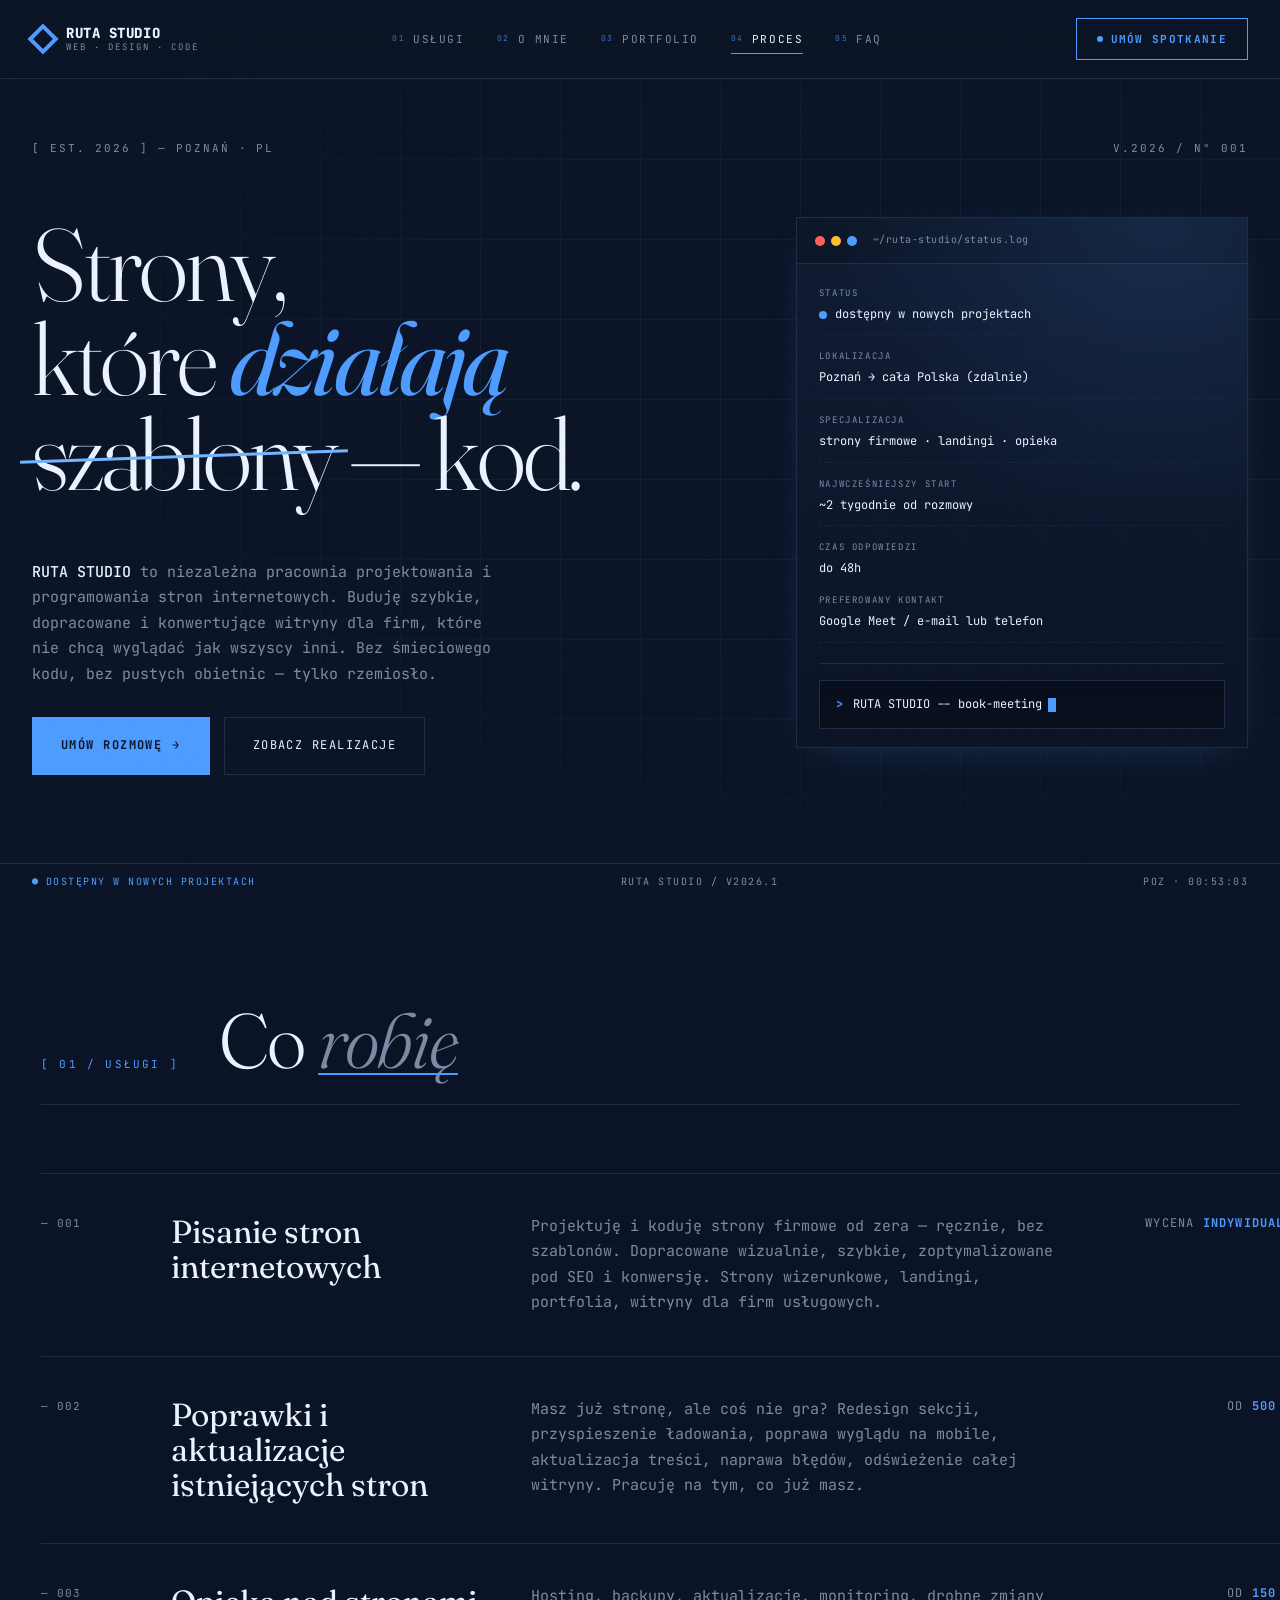
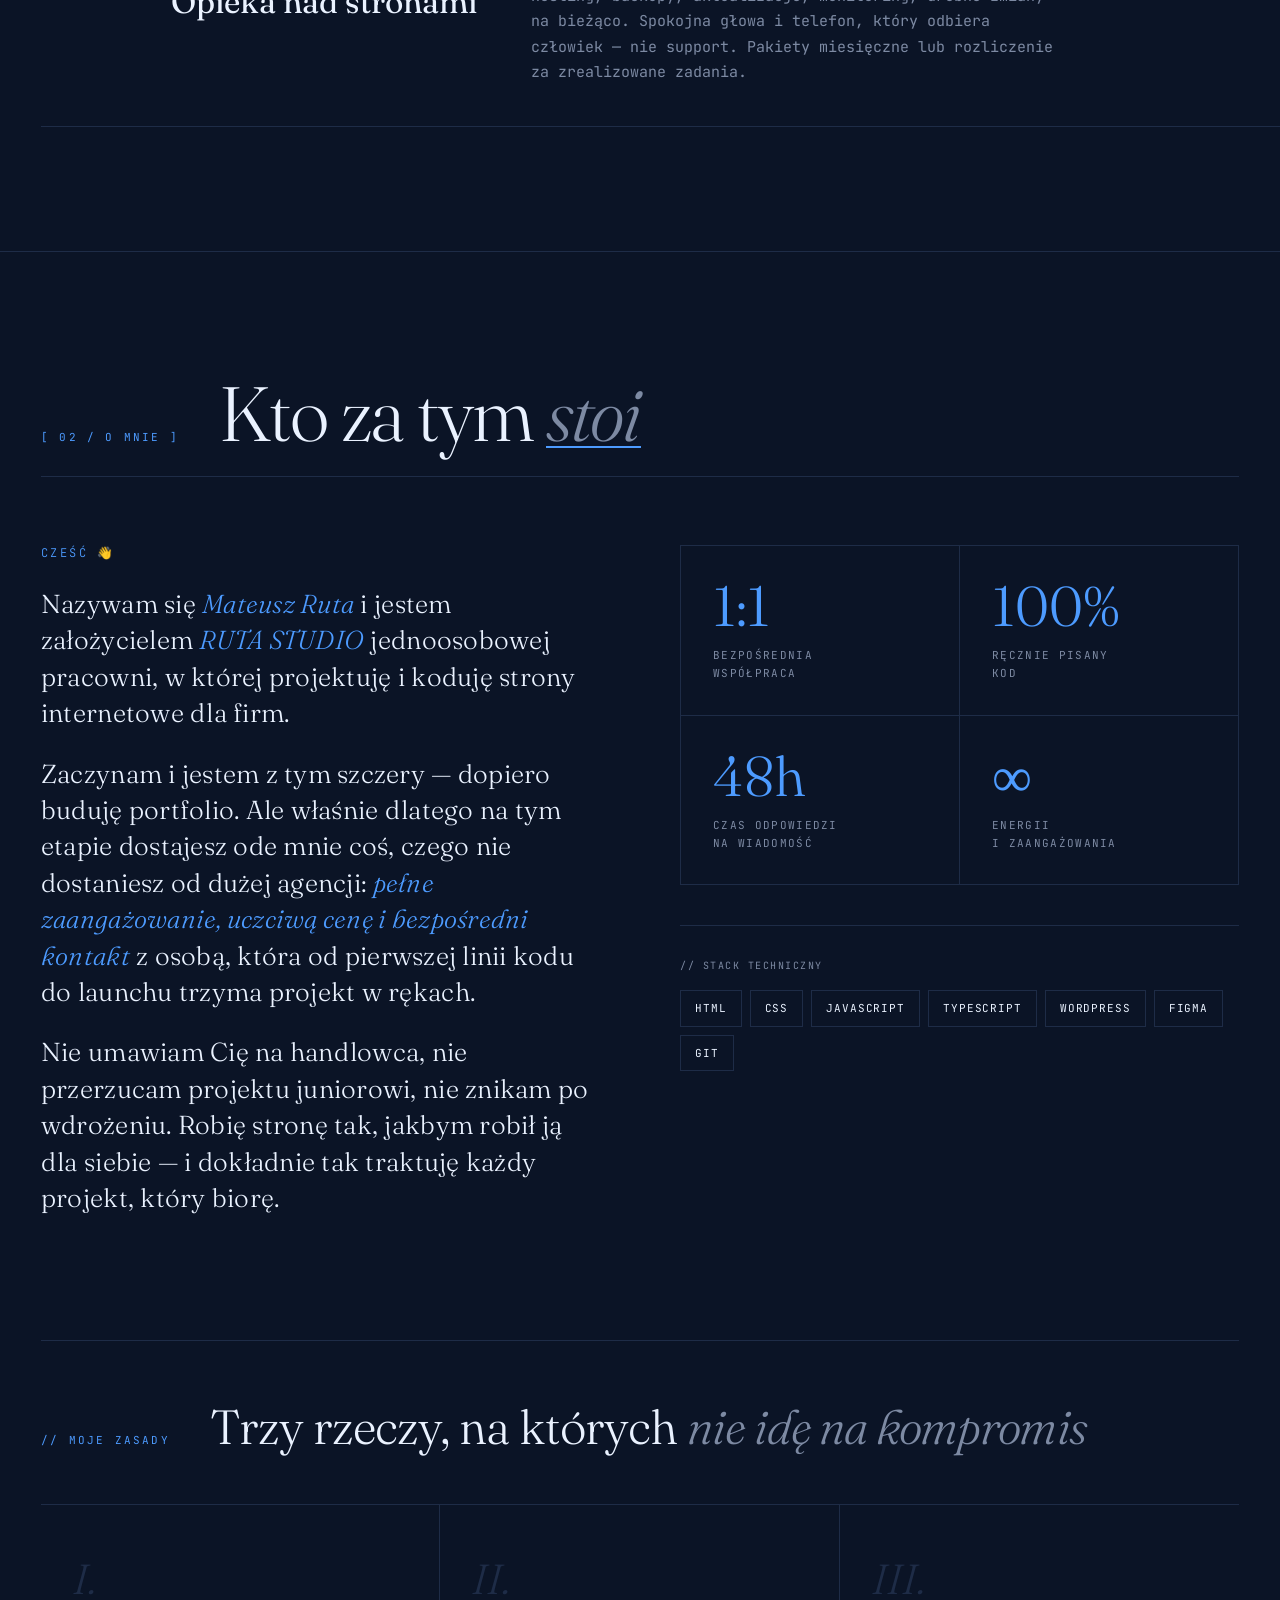
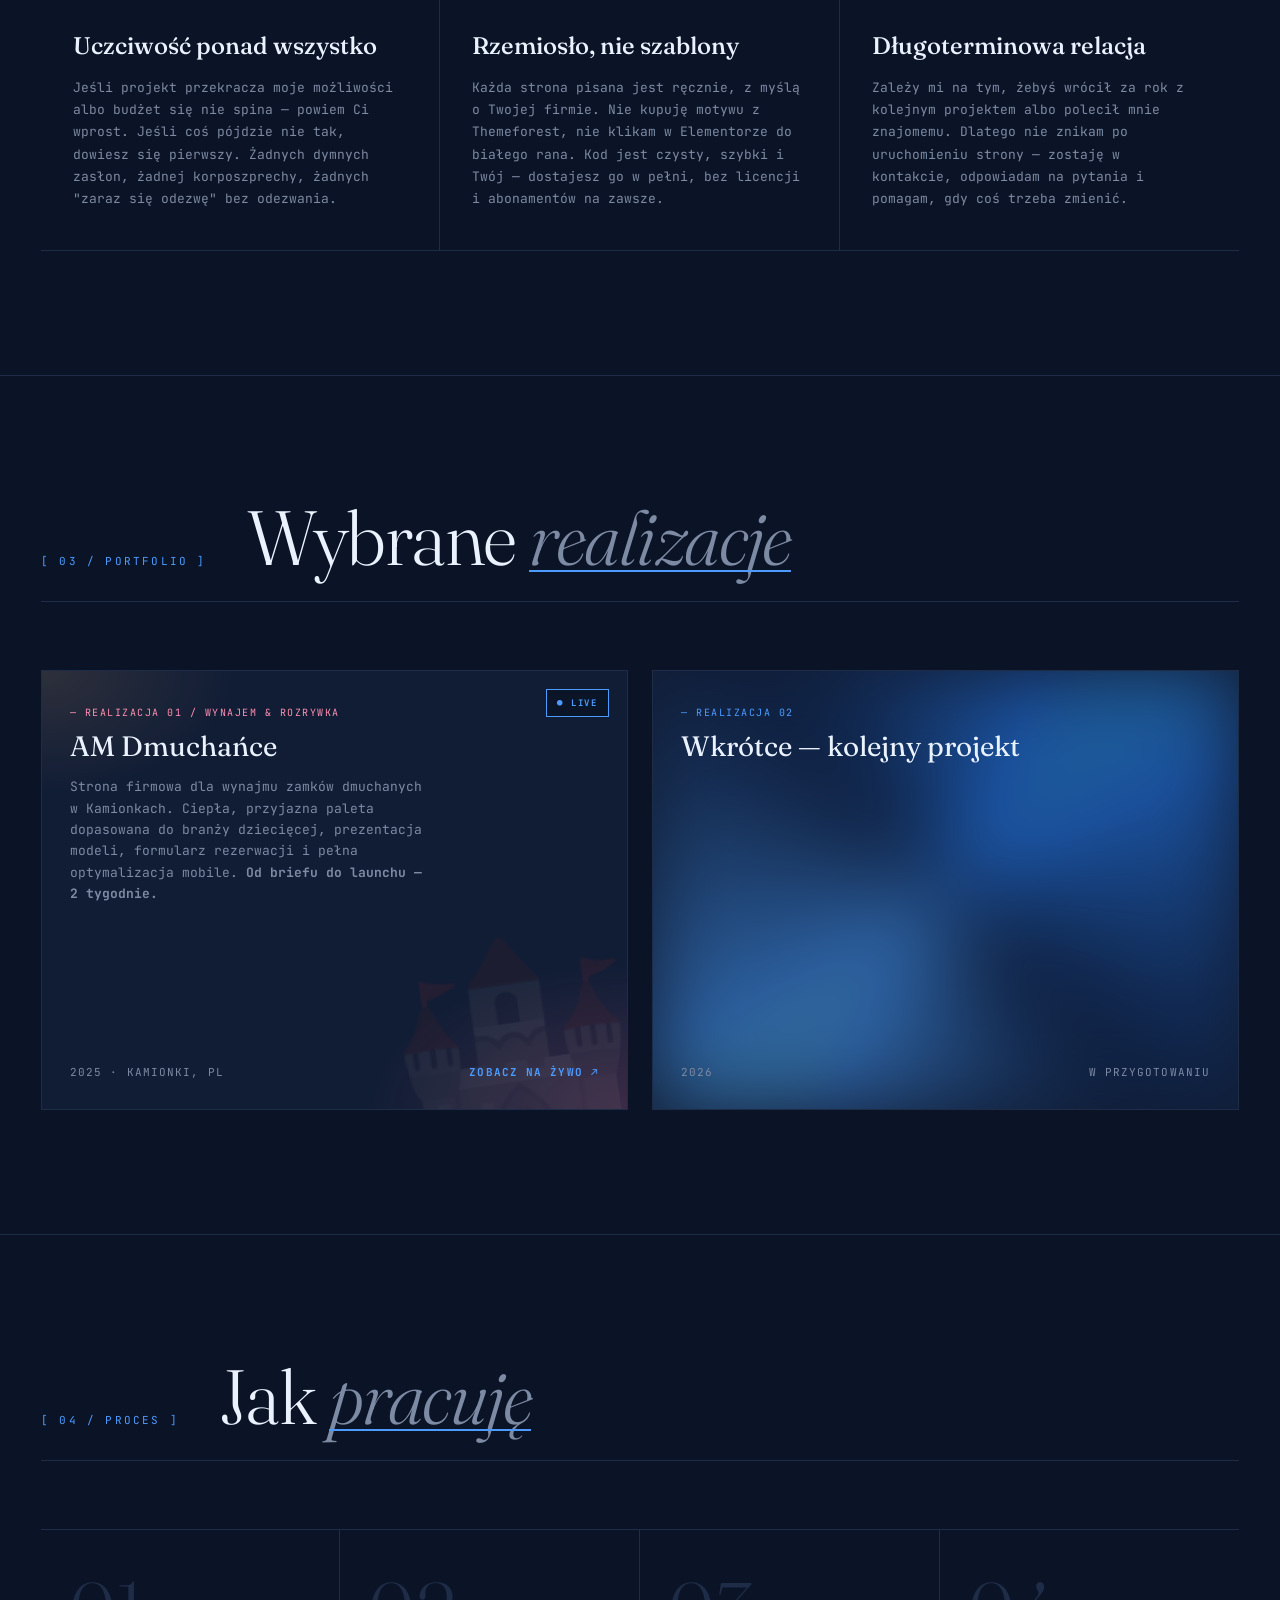
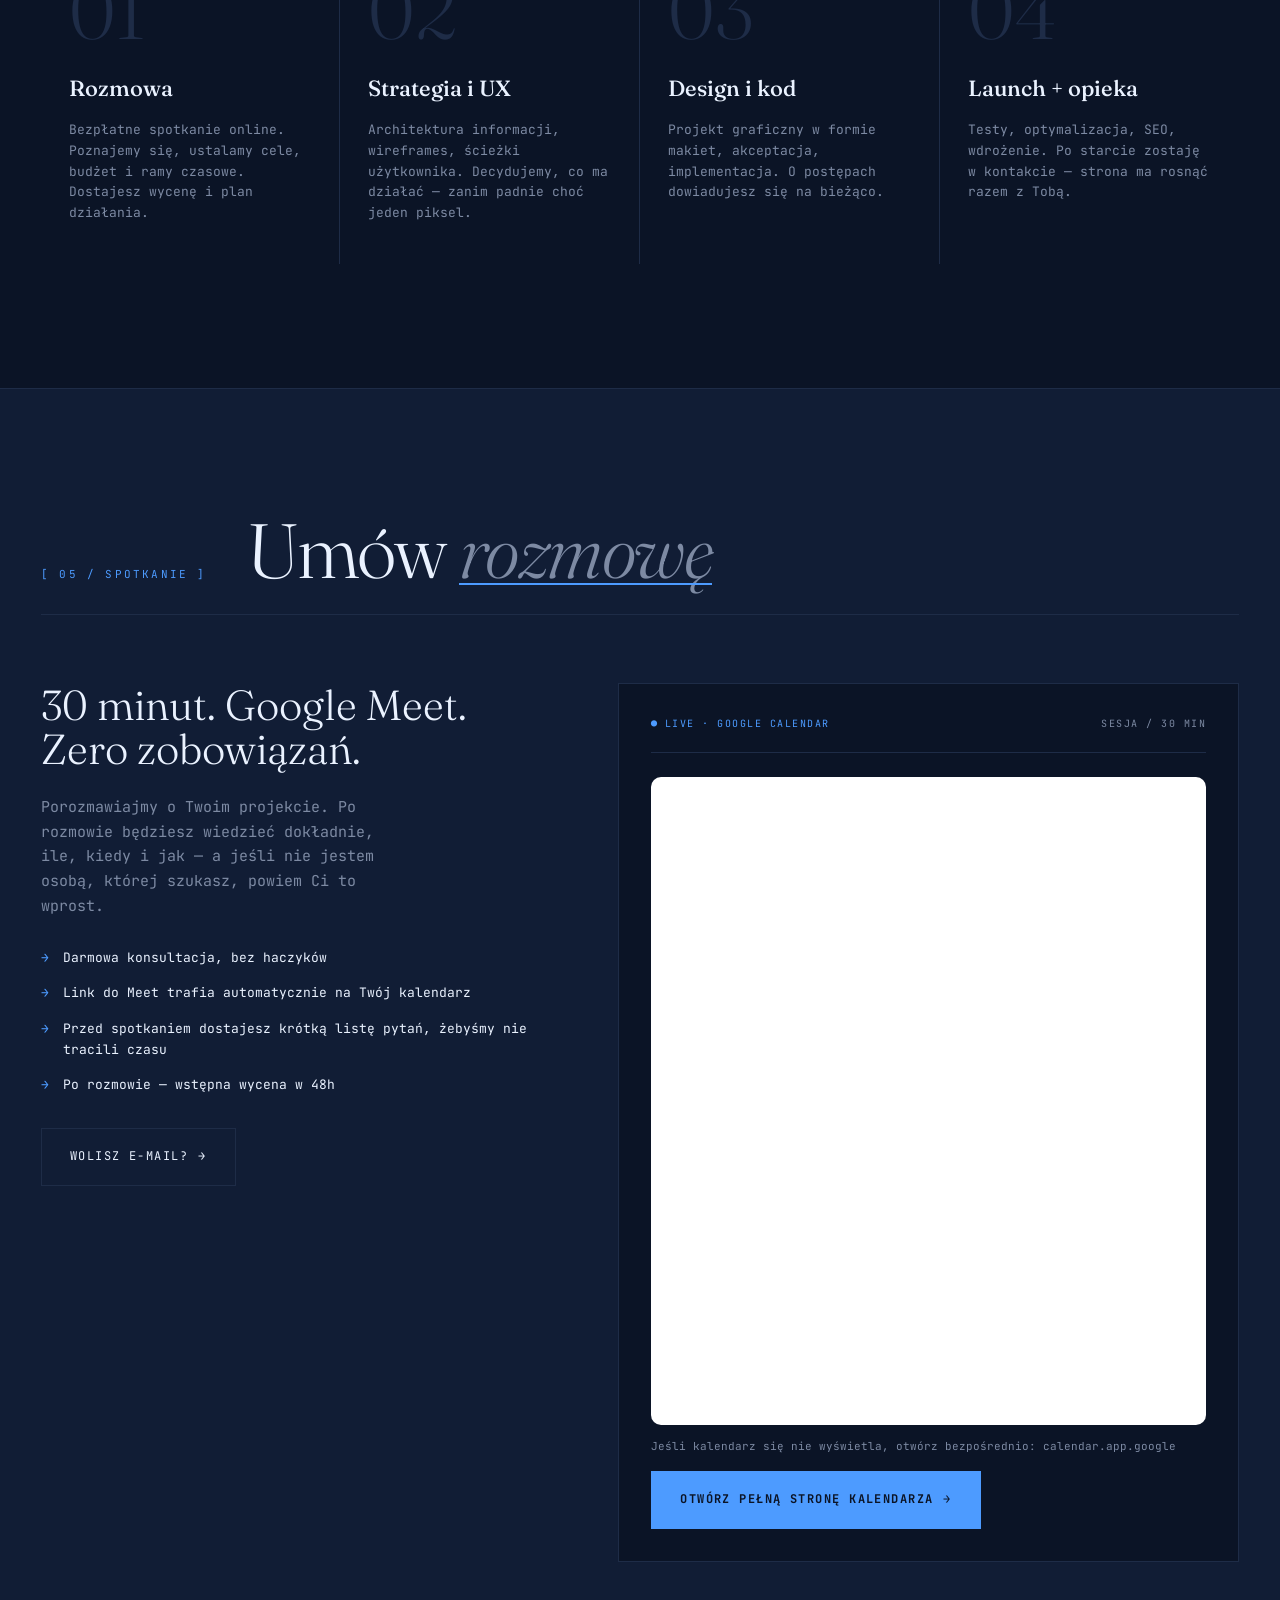
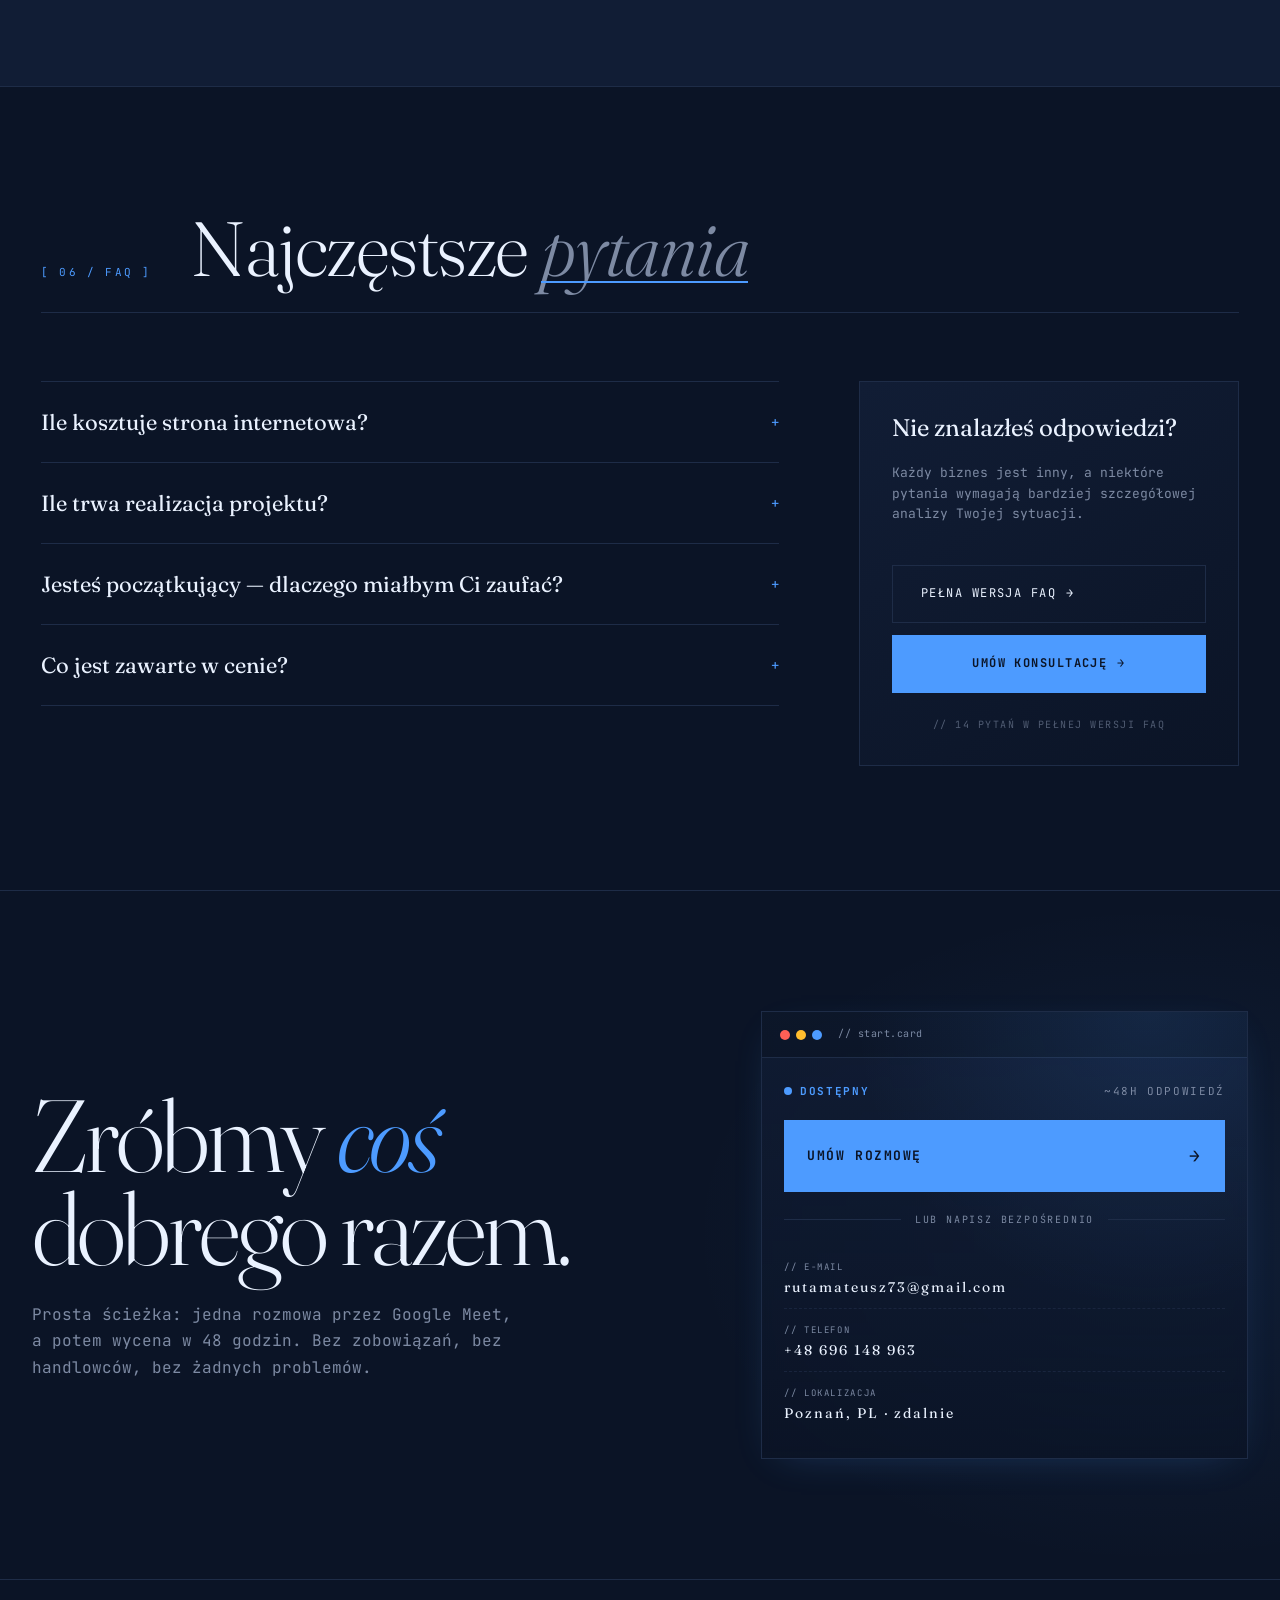
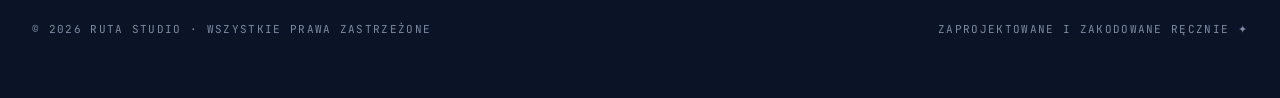
<file: index.html>
<!DOCTYPE html>
<html lang="pl">
<head>
<meta charset="UTF-8" />
<meta name="viewport" content="width=device-width, initial-scale=1.0" />

<!-- =========================================================
     PODSTAWOWE SEO
     ========================================================= -->
<title>RUTA STUDIO — Projektowanie i programowanie stron internetowych | Poznań</title>
<meta name="description" content="RUTA STUDIO — niezależna pracownia projektowania i kodowania stron internetowych w Poznaniu. Strony firmowe, landingi, opieka nad istniejącymi witrynami. Szybkie, ręcznie pisane, bez szablonów." />
<meta name="keywords" content="projektowanie stron internetowych Poznań, programowanie stron, strona firmowa, landing page, freelancer web developer, tworzenie stron, opieka nad stroną, RUTA STUDIO, Mateusz Ruta" />
<meta name="author" content="Mateusz Ruta / RUTA STUDIO" />
<meta name="robots" content="index, follow, max-image-preview:large" />

<!-- TODO: Po kupieniu domeny, zamień rutastudio.pl na swoją właściwą domenę -->
<link rel="canonical" href="https://rutastudio.pl/" />

<!-- =========================================================
     OPEN GRAPH (Facebook, LinkedIn, Messenger)
     ========================================================= -->
<meta property="og:type" content="website" />
<meta property="og:locale" content="pl_PL" />
<meta property="og:site_name" content="RUTA STUDIO" />
<meta property="og:title" content="RUTA STUDIO — Projektowanie i programowanie stron internetowych" />
<meta property="og:description" content="Niezależna pracownia projektowania i kodowania stron internetowych w Poznaniu. Ręcznie pisane, szybkie, bez szablonów." />
<meta property="og:url" content="https://rutastudio.pl/" />
<meta property="og:image" content="https://rutastudio.pl/og-image.png" />
<meta property="og:image:width" content="1200" />
<meta property="og:image:height" content="630" />
<meta property="og:image:alt" content="RUTA STUDIO — Projektowanie i programowanie stron internetowych" />

<!-- =========================================================
     TWITTER CARDS
     ========================================================= -->
<meta name="twitter:card" content="summary_large_image" />
<meta name="twitter:title" content="RUTA STUDIO — Projektowanie i programowanie stron internetowych" />
<meta name="twitter:description" content="Niezależna pracownia projektowania i kodowania stron internetowych w Poznaniu." />
<meta name="twitter:image" content="https://rutastudio.pl/og-image.png" />

<!-- =========================================================
     THEME / PWA
     ========================================================= -->
<meta name="theme-color" content="#0b1426" />
<meta name="format-detection" content="telephone=yes" />

<!-- =========================================================
     FAVICON
     ========================================================= -->
<link rel="icon" type="image/svg+xml" href="data:image/svg+xml;utf8,<svg xmlns='http://www.w3.org/2000/svg' viewBox='0 0 64 64'><rect width='64' height='64' fill='%230b1426'/><g transform='translate(32 32) rotate(45)'><rect x='-18' y='-18' width='36' height='36' fill='%234d9bff'/><rect x='-12' y='-12' width='24' height='24' fill='%230b1426'/></g></svg>" />

<!-- =========================================================
     STRUCTURED DATA (Schema.org) — Local Business
     Pomaga Google rozumieć czym jesteś i gdzie działasz.
     ========================================================= -->
<script type="application/ld+json">
{
  "@context": "https://schema.org",
  "@type": "ProfessionalService",
  "name": "RUTA STUDIO",
  "alternateName": "RUTA STUDIO - Mateusz Ruta",
  "description": "Niezależna pracownia projektowania i programowania stron internetowych w Poznaniu.",
  "url": "https://rutastudio.pl/",
  "founder": {
    "@type": "Person",
    "name": "Mateusz Ruta"
  },
  "email": "rutamateusz73@gmail.com",
  "telephone": "+48696148963",
  "address": {
    "@type": "PostalAddress",
    "addressLocality": "Poznań",
    "addressRegion": "Wielkopolskie",
    "addressCountry": "PL"
  },
  "areaServed": {
    "@type": "Country",
    "name": "Polska"
  },
  "priceRange": "$$",
  "serviceType": [
    "Projektowanie stron internetowych",
    "Programowanie stron internetowych",
    "Opieka nad stronami internetowymi",
    "Aktualizacje stron internetowych"
  ],
  "sameAs": []
}
</script>

<!-- =========================================================
     FONTY I STYLE
     ========================================================= -->
<link rel="preconnect" href="https://fonts.googleapis.com">
<link rel="preconnect" href="https://fonts.gstatic.com" crossorigin>
<link href="https://fonts.googleapis.com/css2?family=JetBrains+Mono:wght@400;500;700;800&family=Fraunces:ital,opsz,wght@0,9..144,300;0,9..144,400;0,9..144,600;0,9..144,800;1,9..144,400&display=swap" rel="stylesheet">

<link rel="stylesheet" href="styles.css">
</head>
<body>

<!-- NAV -->
<nav class="nav">
  <a href="#top" class="logo">
    <span class="logo-mark"></span>
    <span class="logo-text">
      <span class="name">RUTA&nbsp;STUDIO</span>
      <span class="sub">Web · Design · Code</span>
    </span>
  </a>
  <div class="nav-links">
    <a href="#services"><span class="num">01</span> Usługi</a>
    <a href="#about"><span class="num">02</span> O mnie</a>
    <a href="#portfolio"><span class="num">03</span> Portfolio</a>
    <a href="#process"><span class="num">04</span> Proces</a>
    <a href="faq.html"><span class="num">05</span> FAQ</a>
  </div>
  <a href="#booking" class="nav-cta">
    <span class="dot"></span>
    Umów spotkanie
  </a>
</nav>

<!-- HERO -->
<section class="hero" id="top">
  <div class="hero-grid"></div>
  <div class="hero-meta">
    <span>[ EST. 2026 ] — Poznań · PL</span>
    <span>v.2026 / N° 001</span>
  </div>

  <div class="hero-main">
    <div class="hero-left">
      <h1 class="hero-title">
        Strony,<br>
        które <em>działają</em><br>
        <span class="strike">szablony</span> — kod.
      </h1>

      <div class="hero-bottom">
        <p class="hero-desc">
          <strong>RUTA STUDIO</strong> to niezależna pracownia projektowania i programowania
          stron internetowych. Buduję szybkie, dopracowane i konwertujące witryny
          dla firm, które nie chcą wyglądać jak wszyscy inni. Bez śmieciowego kodu,
          bez pustych obietnic — tylko rzemiosło.
        </p>
        <div class="hero-cta-row">
          <a href="#booking" class="btn btn-primary">
            Umów rozmowę <span class="arrow">→</span>
          </a>
          <a href="#portfolio" class="btn btn-ghost">
            Zobacz realizacje
          </a>
        </div>
      </div>
    </div>

    <aside class="hero-card">
      <div class="hero-card-top">
        <div class="hero-card-dots">
          <span></span><span></span><span></span>
        </div>
        <span class="hero-card-name">~/ruta-studio/status.log</span>
      </div>

      <div class="hero-card-body">
        <div class="hero-card-row">
          <span class="hero-card-key">status</span>
          <span class="hero-card-val"><span class="dot-live"></span> dostępny w nowych projektach</span>
        </div>
        <div class="hero-card-row">
          <span class="hero-card-key">lokalizacja</span>
          <span class="hero-card-val">Poznań → cała Polska (zdalnie)</span>
        </div>
        <div class="hero-card-row">
          <span class="hero-card-key">specjalizacja</span>
          <span class="hero-card-val">strony firmowe · landingi · opieka</span>
        </div>
        <div class="hero-card-row">
          <span class="hero-card-key">najwcześniejszy start</span>
          <span class="hero-card-val">~2 tygodnie od rozmowy</span>
        </div>
        <div class="hero-card-row">
          <span class="hero-card-key">czas odpowiedzi</span>
          <span class="hero-card-val">do 48h</span>
        </div>
        <div class="hero-card-row">
          <span class="hero-card-key">preferowany kontakt</span>
          <span class="hero-card-val">Google Meet / e-mail lub telefon</span>
        </div>

        <div class="hero-card-sep"></div>

        

        <div class="hero-card-cli">
          <span class="prompt">&gt;</span>
          <span class="cmd">RUTA STUDIO -- book-meeting</span>
          <span class="caret"></span>
        </div>
      </div>
    </aside>
  </div>
</section>



<!-- SERVICES -->
<section class="section" id="services">
  <header class="section-header">
    <span class="section-num">[ 01 / USŁUGI ]</span>
    <h2 class="section-title">Co <em>robię</em></h2>
  </header>

  <div class="services">
    <div class="service">
      <span class="service-idx">— 001</span>
      <h3 class="service-name">Pisanie stron<br> internetowych</h3>
      <p class="service-desc">Projektuję i koduję strony firmowe od zera — ręcznie, bez szablonów. Dopracowane wizualnie, szybkie, zoptymalizowane pod SEO i konwersję. Strony wizerunkowe, landingi, portfolia, witryny dla firm usługowych.</p>
      <span class="service-price">wycena <b>indywidualna</b></span>
    </div>
    <div class="service">
      <span class="service-idx">— 002</span>
      <h3 class="service-name">Poprawki i aktualizacje istniejących stron</h3>
      <p class="service-desc">Masz już stronę, ale coś nie gra? Redesign sekcji, przyspieszenie ładowania, poprawa wyglądu na mobile, aktualizacja treści, naprawa błędów, odświeżenie całej witryny. Pracuję na tym, co już masz.</p>
      <span class="service-price">od <b>500 zł</b></span>
    </div>
    <div class="service">
      <span class="service-idx">— 003</span>
      <h3 class="service-name">Opieka nad stronami</h3>
      <p class="service-desc">Hosting, backupy, aktualizacje, monitoring, drobne zmiany na bieżąco. Spokojna głowa i telefon, który odbiera człowiek — nie support. Pakiety miesięczne lub rozliczenie za zrealizowane zadania.</p>
      <span class="service-price">od <b>150 zł</b></span>
    </div>
  </div>
</section>

<!-- ABOUT -->
<section class="section" id="about">
  <header class="section-header">
    <span class="section-num">[ 02 / O MNIE ]</span>
    <h2 class="section-title">Kto za tym <em>stoi</em></h2>
  </header>

  <div class="about">
    <div class="about-text">
      <p class="about-hello">Cześć 👋</p>
      <p>Nazywam się <em>Mateusz Ruta</em> i jestem założycielem <em>RUTA STUDIO</em> jednoosobowej pracowni, w której projektuję i koduję strony internetowe dla firm.</p>
      <p>Zaczynam i jestem z tym szczery — dopiero buduję portfolio. Ale właśnie dlatego na tym etapie dostajesz ode mnie coś, czego nie dostaniesz od dużej agencji: <em>pełne zaangażowanie, uczciwą cenę i bezpośredni kontakt</em> z osobą, która od pierwszej linii kodu do launchu trzyma projekt w rękach.</p>
      <p>Nie umawiam Cię na handlowca, nie przerzucam projektu juniorowi, nie znikam po wdrożeniu. Robię stronę tak, jakbym robił ją dla siebie — i dokładnie tak traktuję każdy projekt, który biorę.</p>
    </div>

    <div>
      <div class="about-stats">
        <div class="stat">
          <div class="stat-value">1:1</div>
          <div class="stat-label">Bezpośrednia<br>współpraca</div>
        </div>
        <div class="stat">
          <div class="stat-value">100%</div>
          <div class="stat-label">Ręcznie pisany<br>kod</div>
        </div>
        <div class="stat">
          <div class="stat-value">48h</div>
          <div class="stat-label">Czas odpowiedzi<br>na wiadomość</div>
        </div>
        <div class="stat">
          <div class="stat-value">∞</div>
          <div class="stat-label">Energii<br>i zaangażowania</div>
        </div>
      </div>

      <div class="tech-stack">
        <div class="tech-stack-label">// Stack techniczny</div>
        <div class="tech-list">
          <span class="tech">HTML</span>
          <span class="tech">CSS</span>
          <span class="tech">JavaScript</span>
          <span class="tech">TypeScript</span>
          <span class="tech">WordPress</span>
          <span class="tech">Figma</span>
          <span class="tech">Git</span>
        </div>
      </div>
    </div>
  </div>

  <!-- ZASADY -->
  <div class="principles">
    <div class="principles-header">
      <span class="principles-label">// Moje zasady</span>
      <h3 class="principles-title">Trzy rzeczy, na których <em>nie idę na kompromis</em></h3>
    </div>
    <div class="principles-grid">
      <div class="principle">
        <div class="principle-num">I.</div>
        <h4 class="principle-name">Uczciwość ponad wszystko</h4>
        <p class="principle-desc">Jeśli projekt przekracza moje możliwości albo budżet się nie spina — powiem Ci wprost. Jeśli coś pójdzie nie tak, dowiesz się pierwszy. Żadnych dymnych zasłon, żadnej korposzprechy, żadnych "zaraz się odezwę" bez odezwania.</p>
      </div>
      <div class="principle">
        <div class="principle-num">II.</div>
        <h4 class="principle-name">Rzemiosło, nie szablony</h4>
        <p class="principle-desc">Każda strona pisana jest ręcznie, z myślą o Twojej firmie. Nie kupuję motywu z Themeforest, nie klikam w Elementorze do białego rana. Kod jest czysty, szybki i Twój — dostajesz go w pełni, bez licencji i abonamentów na zawsze.</p>
      </div>
      <div class="principle">
        <div class="principle-num">III.</div>
        <h4 class="principle-name">Długoterminowa relacja</h4>
        <p class="principle-desc">Zależy mi na tym, żebyś wrócił za rok z kolejnym projektem albo polecił mnie znajomemu. Dlatego nie znikam po uruchomieniu strony — zostaję w kontakcie, odpowiadam na pytania i pomagam, gdy coś trzeba zmienić.</p>
      </div>
    </div>
  </div>
</section>

<!-- PORTFOLIO -->
<section class="section" id="portfolio">
  <header class="section-header">
    <span class="section-num">[ 03 / PORTFOLIO ]</span>
    <h2 class="section-title">Wybrane <em>realizacje</em></h2>
  </header>

  <div class="portfolio-grid">
    <a href="https://rutamateusz73-pixel.github.io/am-dmuchance/" target="_blank" rel="noopener" class="project half is-live">
      <div class="project-visual viz-am"></div>
      <div class="project-content">
        <span class="project-tag">— Realizacja 01 / Wynajem & rozrywka</span>
        <h3 class="project-title">AM Dmuchańce</h3>
        <p class="project-desc">Strona firmowa dla wynajmu zamków dmuchanych w Kamionkach. Ciepła, przyjazna paleta dopasowana do branży dziecięcej, prezentacja modeli, formularz rezerwacji i pełna optymalizacja mobile. <strong>Od briefu do launchu — 2 tygodnie.</strong></p>
      </div>
      <div class="project-meta">
        <span>2025 · Kamionki, PL</span>
        <span class="project-link">Zobacz na żywo ↗</span>
      </div>
    </a>

    <a href="#" class="project half">
      <div class="project-visual viz-3"></div>
      <div class="project-content">
        <span class="project-tag">— Realizacja 02</span>
        <h3 class="project-title">Wkrótce — kolejny projekt</h3>
      </div>
      <div class="project-meta">
        <span>2026</span>
        <span>W przygotowaniu</span>
      </div>
    </a>
  </div>
</section>

<!-- PROCESS -->
<section class="section" id="process">
  <header class="section-header">
    <span class="section-num">[ 04 / PROCES ]</span>
    <h2 class="section-title">Jak <em>pracuję</em></h2>
  </header>

  <div class="process-grid">
    <div class="process-step">
      <div class="step-num">01</div>
      
      <h4 class="step-title">Rozmowa</h4>
      <p class="step-desc">Bezpłatne spotkanie online. Poznajemy się, ustalamy cele, budżet i ramy czasowe. Dostajesz wycenę i plan działania.</p>
    </div>
    <div class="process-step">
      <div class="step-num">02</div>
      
      <h4 class="step-title">Strategia i UX</h4>
      <p class="step-desc">Architektura informacji, wireframes, ścieżki użytkownika. Decydujemy, co ma działać — zanim padnie choć jeden piksel.</p>
    </div>
    <div class="process-step">
      <div class="step-num">03</div>
      
      <h4 class="step-title">Design i kod</h4>
      <p class="step-desc">Projekt graficzny w formie makiet, akceptacja, implementacja. O postępach dowiadujesz się na bieżąco.</p>
    </div>
    <div class="process-step">
      <div class="step-num">04</div>
      
      <h4 class="step-title">Launch + opieka</h4>
      <p class="step-desc">Testy, optymalizacja, SEO, wdrożenie. Po starcie zostaję w kontakcie — strona ma rosnąć razem z Tobą.</p>
    </div>
  </div>
</section>

<!-- BOOKING -->
<section class="section booking" id="booking">
  <header class="section-header">
    <span class="section-num">[ 05 / SPOTKANIE ]</span>
    <h2 class="section-title">Umów <em>rozmowę</em></h2>
  </header>

  <div class="booking-wrap">
    <div class="booking-info">
      <h3>30 minut. Google Meet. <br>Zero zobowiązań.</h3>
      <p>Porozmawiajmy o Twoim projekcie. Po rozmowie będziesz wiedzieć dokładnie, ile, kiedy i jak — a jeśli nie jestem osobą, której szukasz, powiem Ci to wprost.</p>

      <div class="booking-features">
        <div class="booking-feature">Darmowa konsultacja, bez haczyków</div>
        <div class="booking-feature">Link do Meet trafia automatycznie na Twój kalendarz</div>
        <div class="booking-feature">Przed spotkaniem dostajesz krótką listę pytań, żebyśmy nie tracili czasu</div>
        <div class="booking-feature">Po rozmowie — wstępna wycena w 48h</div>
      </div>

      <a href="mailto:kontakt@rutastudio.pl" class="btn btn-ghost">
        Wolisz e-mail? <span class="arrow">→</span>
      </a>
    </div>

    <div class="booking-widget">
      <div class="booking-widget-header">
        <span class="live blink">LIVE · GOOGLE CALENDAR</span>
        <span>SESJA / 30 MIN</span>
      </div>

      <!--
        ============================================================
        INSTRUKCJA: Jak podłączyć prawdziwy widget Google Meet
        ============================================================
        1. Wejdź na calendar.google.com (zalogowany na konto, na
           którym chcesz przyjmować spotkania).
        2. Po lewej stronie kliknij "Utwórz" → "Termin spotkania"
           (Appointment schedule).
        3. Ustaw: długość spotkania 30 min, dostępność, bufor czasu.
        4. W sekcji "Miejsce i konferencja" wybierz Google Meet —
           link do Meet będzie generowany automatycznie.
        5. Zapisz. Kliknij "Udostępnij" → "Skopiuj kod do
           osadzenia" (embed code) i wklej go zamiast bloku .booking-placeholder
           poniżej. Będzie wyglądał mniej więcej tak:
           <iframe src="https://calendar.google.com/calendar/appointments/schedules/XXXX?gv=true" width="100%" height="600" frameborder="0"></iframe>
        ============================================================
      -->

      <iframe
        src="https://calendar.app.google/d8gqrinhG9RdbGsZA"
        title="Kalendarz rezerwacji konsultacji"
        loading="lazy"
        referrerpolicy="no-referrer-when-downgrade"
      ></iframe>

      <p style="margin-top:12px;font-size:11px;color:#7d8aa3">
        Jeśli kalendarz się nie wyświetla, otwórz bezpośrednio:
        <a href="https://calendar.app.google/d8gqrinhG9RdbGsZA" target="_blank" rel="noopener">calendar.app.google</a>
      </p>
      <a
        href="https://calendar.app.google/d8gqrinhG9RdbGsZA"
        target="_blank"
        rel="noopener"
        class="btn btn-primary"
        style="margin-top:16px"
      >
        Otwórz pełną stronę kalendarza <span class="arrow">→</span>
      </a>

    </div>
  </div>
</section>


<!-- FAQ SECTION -->
<section class="section" id="faq">
  <header class="section-header">
    <span class="section-num">[ 06 / FAQ ]</span>
    <h2 class="section-title">Najczęstsze <em>pytania</em></h2>
  </header>
  <div class="faq-container">
    <!-- Lewa kolumna: Pytania -->
    <div class="faq-list">
      <div class="faq-item">
        <button class="faq-q">
          Ile kosztuje strona internetowa?
          <span class="icon">+</span>
        </button>
        <div class="faq-a">Każdy projekt wyceniam indywidualnie, bo wszystko zależy od zakresu, ilości podstron, stopnia złożoności designu i Twoich wymagań. Po krótkiej rozmowie (bezpłatnej) dostajesz pełną, stałą wycenę — bez niespodzianek i bez ukrytych kosztów. Nie działam na "od-do", wolę powiedzieć konkretną kwotę, gdy wiem, o czym rozmawiamy.</div>
      </div>
      <div class="faq-item">
        <button class="faq-q">
          Ile trwa realizacja projektu?
          <span class="icon">+</span>
        </button>
        <div class="faq-a">Nowa strona firmowa to zwykle 2-5 tygodni. Drobne poprawki i aktualizacje istniejących stron — od kilku dni do 2 tygodni. Tempo zależy głównie od tego, jak szybko spływają treści i akceptacje z Twojej strony.</div>
      </div>
      <div class="faq-item">
        <button class="faq-q">
          Jesteś początkujący — dlaczego miałbym Ci zaufać?
          <span class="icon">+</span>
        </button>
        <div class="faq-a">Uczciwe pytanie, więc uczciwa odpowiedź: bo dostajesz pełne zaangażowanie, uczciwą cenę i bezpośredni kontakt z osobą, której zależy. Duże agencje mają doświadczenie, ale często Twój projekt trafia do juniora, którego nigdy nie zobaczysz. Ja pracuję sam, więc każda linia kodu i każdy piksel przechodzi przeze mnie. Jeśli coś przekracza moje możliwości — powiem Ci to wprost, zanim weźmiemy projekt.</div>
      </div>
      <div class="faq-item">
        <button class="faq-q">
          Co jest zawarte w cenie?
          <span class="icon">+</span>
        </button>
        <div class="faq-a">Projekt graficzny, kodowanie, wdrożenie na serwer, konfiguracja domeny, podstawowa optymalizacja SEO, podpięcie analityki, 15 dni wsparcia po uruchomieniu i pełne prawa do kodu. Bez licencji, dożywotnio.</div>
      </div>
    </div>

    <!-- Prawa kolumna: Sidebar z CTA -->
    <aside class="faq-sidebar">
      <div class="faq-card">
        <h4>Nie znalazłeś odpowiedzi?</h4>
        <p>Każdy biznes jest inny, a niektóre pytania wymagają bardziej szczegółowej analizy Twojej sytuacji.</p>
        <div class="faq-more">
          <a href="faq.html" class="btn btn-ghost">
            Pełna wersja FAQ <span class="arrow">→</span>
          </a>
          <a href="#booking" class="btn btn-primary faq-btn-full">
            Umów konsultację <span class="arrow">→</span>
          </a>
        </div>
        <span class="faq-more-hint">// 14 pytań w pełnej wersji FAQ</span>
      </div>
    </aside>
  </div>
</section>

<!-- CONTACT -->
<section class="contact-section" id="contact">
  <div class="contact-wrap">
    <div class="contact-left">
      <h2 class="contact-huge">
        Zróbmy <em>coś</em><br>
        dobrego razem.
      </h2>
      <p class="contact-intro">
        Prosta ścieżka: jedna rozmowa przez Google Meet, a potem wycena w 48 godzin.
        Bez zobowiązań, bez handlowców, bez żadnych problemów.
      </p>
    </div>

    <aside class="contact-card">
      <div class="contact-card-top">
        <div class="contact-card-dots">
          <span></span><span></span><span></span>
        </div>
        <span class="contact-card-name">// start.card</span>
      </div>

      <div class="contact-card-body">
        <div class="contact-card-head">
          <span class="contact-card-status"><span class="dot-live"></span> Dostępny</span>
          <span class="contact-card-time">~48h odpowiedź</span>
        </div>

        <a href="#booking" class="contact-card-cta">
          <span>Umów rozmowę</span>
          <span class="contact-card-cta-arrow">→</span>
        </a>

        <div class="contact-card-divider">
          <span>lub napisz bezpośrednio</span>
        </div>

        <div class="contact-card-methods">
          <a href="mailto:rutamateusz73@gmail.com" class="contact-method">
            <span class="contact-method-label">// e-mail</span>
            <span class="contact-method-val">rutamateusz73@gmail.com</span>
          </a>
          <a href="tel:+48696148963" class="contact-method">
            <span class="contact-method-label">// telefon</span>
            <span class="contact-method-val">+48 696 148 963</span>
          </a>
          <div class="contact-method contact-method-static">
            <span class="contact-method-label">// lokalizacja</span>
            <span class="contact-method-val">Poznań, PL · zdalnie</span>
          </div>
        </div>
      </div>
    </aside>
  </div>
</section>

<footer>
  <span>© 2026 RUTA STUDIO · wszystkie prawa zastrzeżone</span>
  <span>Zaprojektowane i zakodowane ręcznie ✦</span>
</footer>

<!-- STATUS BAR -->
<div class="status-bar">
  <span class="blink">DOSTĘPNY W NOWYCH PROJEKTACH</span>
  <span class="hide-sm">RUTA STUDIO / v2026.1</span>
  <span>POZ · <span id="clock">--:--</span></span>
</div>


<script src="script.js"></script>
</body>
</html>
</file>
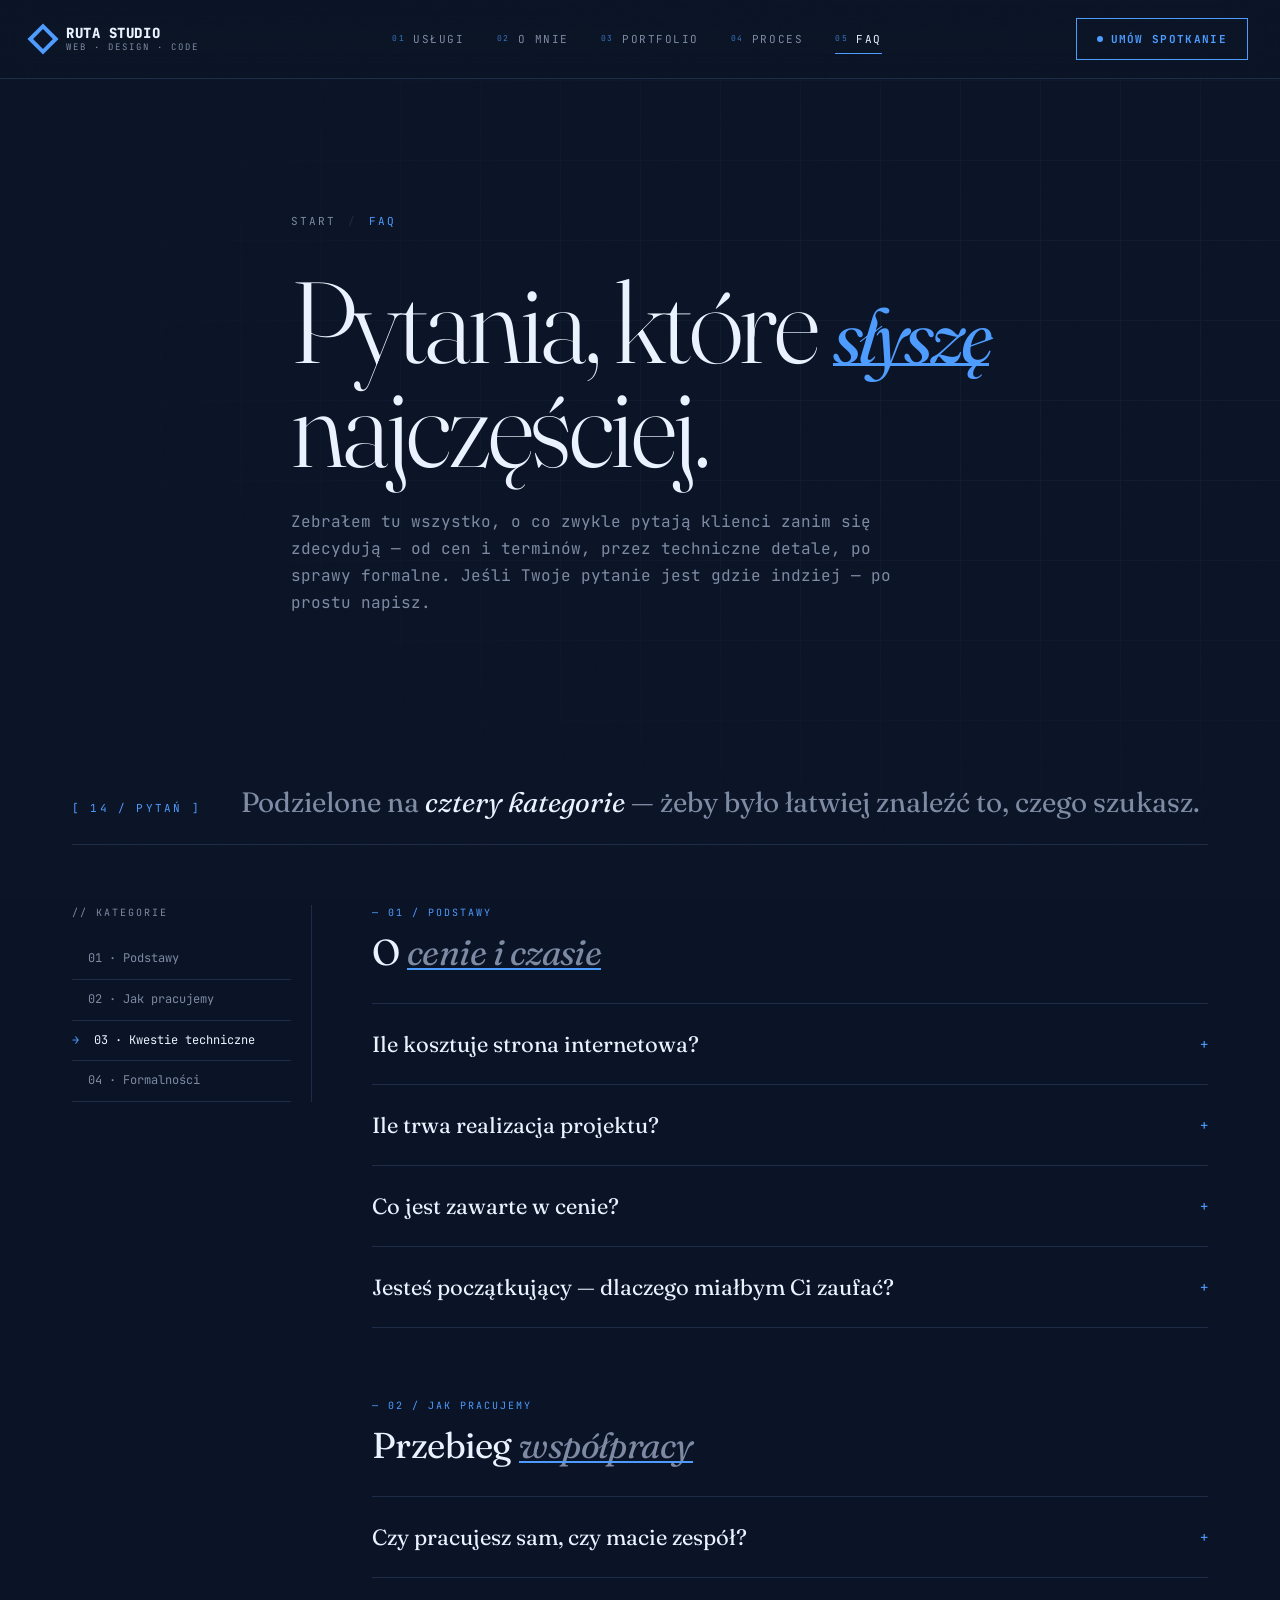
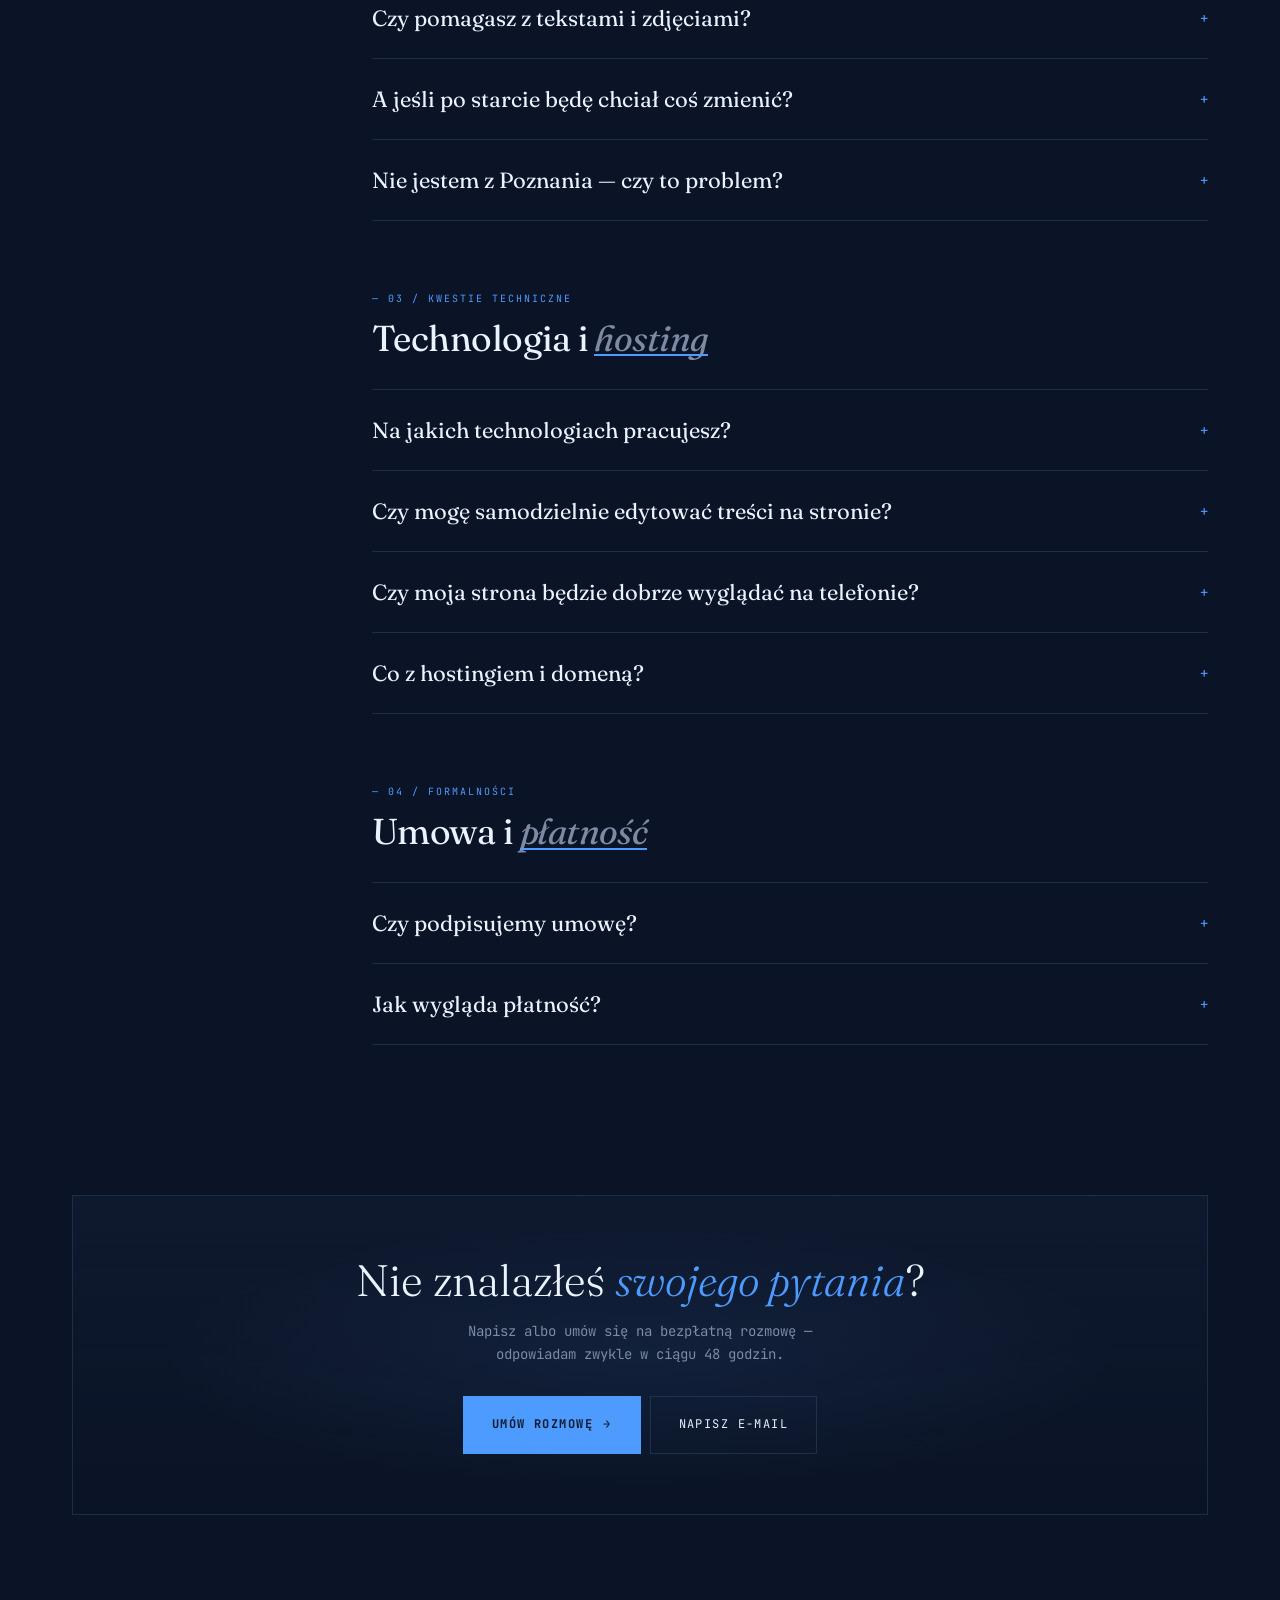
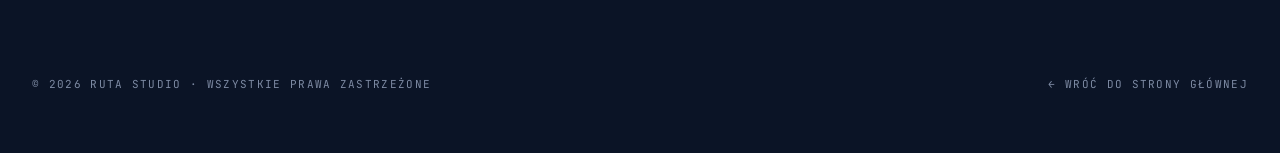
<file: faq.html>
<!DOCTYPE html>
<html lang="pl">
<head>
<meta charset="UTF-8" />
<meta name="viewport" content="width=device-width, initial-scale=1.0" />

<!-- =========================================================
     PODSTAWOWE SEO
     ========================================================= -->
<title>FAQ — Najczęściej zadawane pytania | RUTA STUDIO</title>
<meta name="description" content="Najczęściej zadawane pytania o współpracę z RUTA STUDIO — ceny, czas realizacji, technologie, hosting, umowa i płatności. Wszystko, co warto wiedzieć przed rozpoczęciem." />
<meta name="keywords" content="FAQ strony internetowe, ile kosztuje strona, ile trwa realizacja strony, hosting strony, umowa freelancer" />
<meta name="author" content="Mateusz Ruta / RUTA STUDIO" />
<meta name="robots" content="index, follow" />

<!-- TODO: Po kupieniu domeny, zamień rutastudio.pl na swoją właściwą domenę -->
<link rel="canonical" href="https://rutastudio.pl/faq.html" />

<!-- OPEN GRAPH -->
<meta property="og:type" content="article" />
<meta property="og:locale" content="pl_PL" />
<meta property="og:site_name" content="RUTA STUDIO" />
<meta property="og:title" content="FAQ — Najczęściej zadawane pytania | RUTA STUDIO" />
<meta property="og:description" content="Wszystko, co warto wiedzieć przed rozpoczęciem współpracy z RUTA STUDIO." />
<meta property="og:url" content="https://rutastudio.pl/faq.html" />
<meta property="og:image" content="https://rutastudio.pl/og-image.png" />

<!-- TWITTER -->
<meta name="twitter:card" content="summary_large_image" />
<meta name="twitter:title" content="FAQ — RUTA STUDIO" />
<meta name="twitter:description" content="Najczęściej zadawane pytania — ceny, czas realizacji, technologie." />
<meta name="twitter:image" content="https://rutastudio.pl/og-image.png" />

<meta name="theme-color" content="#0b1426" />

<!-- FAVICON -->
<link rel="icon" type="image/svg+xml" href="data:image/svg+xml;utf8,<svg xmlns='http://www.w3.org/2000/svg' viewBox='0 0 64 64'><rect width='64' height='64' fill='%230b1426'/><g transform='translate(32 32) rotate(45)'><rect x='-18' y='-18' width='36' height='36' fill='%234d9bff'/><rect x='-12' y='-12' width='24' height='24' fill='%230b1426'/></g></svg>" />

<!-- =========================================================
     STRUCTURED DATA — FAQPage schema
     Google może pokazać niektóre pytania bezpośrednio w wynikach wyszukiwania
     ========================================================= -->
<script type="application/ld+json">
{
  "@context": "https://schema.org",
  "@type": "FAQPage",
  "mainEntity": [
    {
      "@type": "Question",
      "name": "Ile kosztuje strona internetowa?",
      "acceptedAnswer": {
        "@type": "Answer",
        "text": "Każdy projekt wyceniam indywidualnie, bo wszystko zależy od zakresu, ilości podstron, stopnia złożoności designu i Twoich wymagań. Po krótkiej rozmowie (bezpłatnej) dostajesz pełną, stałą wycenę — bez niespodzianek i bez ukrytych kosztów."
      }
    },
    {
      "@type": "Question",
      "name": "Ile trwa realizacja projektu?",
      "acceptedAnswer": {
        "@type": "Answer",
        "text": "Nowa strona firmowa to zwykle 3-5 tygodni od kickoffu. Drobne poprawki i aktualizacje istniejących stron — od kilku dni do 2 tygodni."
      }
    },
    {
      "@type": "Question",
      "name": "Na jakich technologiach pracujesz?",
      "acceptedAnswer": {
        "@type": "Answer",
        "text": "HTML, CSS i JavaScript (z TypeScriptem) do pisania stron od zera, WordPress gdy klient chce sam edytować treści, Figma do projektowania makiet i Git do kontroli wersji."
      }
    },
    {
      "@type": "Question",
      "name": "Co jest zawarte w cenie?",
      "acceptedAnswer": {
        "@type": "Answer",
        "text": "Projekt graficzny, kodowanie, wdrożenie na serwer, konfiguracja domeny, podstawowa optymalizacja SEO, podpięcie analityki, 15 dni wsparcia po uruchomieniu i pełne prawa do kodu."
      }
    },
    {
      "@type": "Question",
      "name": "Czy pracujesz sam, czy macie zespół?",
      "acceptedAnswer": {
        "@type": "Answer",
        "text": "Pracuję sam — to świadoma decyzja. Dzięki temu dostajesz kontakt bezpośrednio z osobą, która projektuje i pisze kod."
      }
    },
    {
      "@type": "Question",
      "name": "Czy podpisujemy umowę?",
      "acceptedAnswer": {
        "@type": "Answer",
        "text": "Tak, zawsze. Prosta umowa spisana po ludzku — zakres prac, terminy, wycena, zasady rozliczeń, prawa autorskie do kodu."
      }
    }
  ]
}
</script>

<link rel="preconnect" href="https://fonts.googleapis.com">
<link rel="preconnect" href="https://fonts.gstatic.com" crossorigin>
<link href="https://fonts.googleapis.com/css2?family=JetBrains+Mono:wght@400;500;700;800&family=Fraunces:ital,opsz,wght@0,9..144,300;0,9..144,400;0,9..144,600;0,9..144,800;1,9..144,400&display=swap" rel="stylesheet">

<link rel="stylesheet" href="styles.css">
</head>
<body>

<!-- NAV -->
<nav class="nav">
  <a href="index.html" class="logo">
    <span class="logo-mark"></span>
    <span class="logo-text">
      <span class="name">RUTA&nbsp;STUDIO</span>
      <span class="sub">Web · Design · Code</span>
    </span>
  </a>
  <div class="nav-links">
    <a href="index.html#services"><span class="num">01</span> Usługi</a>
    <a href="index.html#about"><span class="num">02</span> O mnie</a>
    <a href="index.html#portfolio"><span class="num">03</span> Portfolio</a>
    <a href="index.html#process"><span class="num">04</span> Proces</a>
    <a href="faq.html" class="active"><span class="num">05</span> FAQ</a>
  </div>
  <a href="index.html#booking" class="nav-cta">
    <span class="dot"></span>
    Umów spotkanie
  </a>
</nav>

<!-- PAGE HEADER -->
<header class="page-header">
  <div class="page-header-inner">
    <div class="breadcrumb">
      <a href="index.html">Start</a>
      <span class="sep">/</span>
      <span class="current">FAQ</span>
    </div>

    <h1 class="page-title">
      Pytania, które <em>słyszę</em><br>najczęściej.
    </h1>

    <p class="page-lead">
      Zebrałem tu wszystko, o co zwykle pytają klienci zanim się zdecydują — od cen i terminów, przez techniczne detale, po sprawy formalne. Jeśli Twoje pytanie jest gdzie indziej — po prostu napisz.
    </p>
  </div>
</header>

<!-- FAQ -->
<main class="faq-section">

  <div class="faq-intro">
    <span class="faq-intro-num">[ 14 / PYTAŃ ]</span>
    <h2 class="faq-intro-title">Podzielone na <em>cztery kategorie</em> — żeby było łatwiej znaleźć to, czego szukasz.</h2>
  </div>

  <div class="faq-categories">

    <!-- TOC -->
    <aside class="faq-toc">
      <div class="faq-toc-label">// Kategorie</div>
      <div class="faq-toc-list">
        <a href="#cat-basics">01 · Podstawy</a>
        <a href="#cat-work">02 · Jak pracujemy</a>
        <a href="#cat-tech">03 · Kwestie techniczne</a>
        <a href="#cat-formal">04 · Formalności</a>
      </div>
    </aside>

    <!-- CATS -->
    <div class="faq-content">

      <!-- 01 PODSTAWY -->
      <section class="faq-category" id="cat-basics">
        <div class="faq-category-label">— 01 / Podstawy</div>
        <h2 class="faq-category-title">O <em>cenie i czasie</em></h2>

        <div class="faq-list">
          <div class="faq-item">
            <button class="faq-q">
              Ile kosztuje strona internetowa?
              <span class="icon">+</span>
            </button>
            <div class="faq-a">Każdy projekt wyceniam indywidualnie, bo wszystko zależy od zakresu, ilości podstron, stopnia złożoności designu i Twoich wymagań. Po krótkiej rozmowie (bezpłatnej) dostajesz pełną, stałą wycenę — bez niespodzianek i bez ukrytych kosztów. Nie działam na "od-do", wolę powiedzieć konkretną kwotę, gdy wiem, o czym rozmawiamy.</div>
          </div>
          <div class="faq-item">
            <button class="faq-q">
              Ile trwa realizacja projektu?
              <span class="icon">+</span>
            </button>
            <div class="faq-a">Nowa strona firmowa to zwykle 3-5 tygodni od kickoffu. Drobne poprawki i aktualizacje istniejących stron — od kilku dni do 2 tygodni. Tempo zależy głównie od tego, jak szybko spływają treści i akceptacje z Twojej strony.</div>
          </div>
          <div class="faq-item">
            <button class="faq-q">
              Co jest zawarte w cenie?
              <span class="icon">+</span>
            </button>
            <div class="faq-a">Projekt graficzny, kodowanie, wdrożenie na serwer, konfiguracja domeny, podstawowa optymalizacja SEO, podpięcie analityki, 15 dni wsparcia po uruchomieniu i pełne prawa do kodu. Bez licencji, bez dożywotnich abonamentów.</div>
          </div>
          <div class="faq-item">
            <button class="faq-q">
              Jesteś początkujący — dlaczego miałbym Ci zaufać?
              <span class="icon">+</span>
            </button>
            <div class="faq-a">Uczciwe pytanie, więc uczciwa odpowiedź: bo dostajesz pełne zaangażowanie, uczciwą cenę i bezpośredni kontakt z osobą, której zależy. Duże agencje mają doświadczenie, ale często Twój projekt trafia do juniora, którego nigdy nie zobaczysz. Ja pracuję sam, więc każda linia kodu i każdy piksel przechodzi przeze mnie. Jeśli coś przekracza moje możliwości — powiem Ci to wprost, zanim weźmiemy projekt.</div>
          </div>
        </div>
      </section>

      <!-- 02 WSPÓŁPRACA -->
      <section class="faq-category" id="cat-work">
        <div class="faq-category-label">— 02 / Jak pracujemy</div>
        <h2 class="faq-category-title">Przebieg <em>współpracy</em></h2>

        <div class="faq-list">
          <div class="faq-item">
            <button class="faq-q">
              Czy pracujesz sam, czy macie zespół?
              <span class="icon">+</span>
            </button>
            <div class="faq-a">Pracuję sam — to świadoma decyzja, a nie "jeszcze nie mam ekipy". Dzięki temu dostajesz kontakt bezpośrednio z osobą, która projektuje i pisze kod. Nie ma handlowca, project managera, juniora do wklepywania zmian. Jest jeden człowiek, który odpowiada za całość — i bierze za to odpowiedzialność.</div>
          </div>
          <div class="faq-item">
            <button class="faq-q">
              Czy pomagasz z tekstami i zdjęciami?
              <span class="icon">+</span>
            </button>
            <div class="faq-a">Tak. Jeśli nie masz gotowych treści, podsyłam strukturę, briefy i wskazówki, co napisać. Zdjęcia — mogę doradzić sesję albo dobrać dobre stocki, które nie wyglądają jak klasyczne zdjęcia z internetu. </div>
          </div>
          <div class="faq-item">
            <button class="faq-q">
              A jeśli po starcie będę chciał coś zmienić?
              <span class="icon">+</span>
            </button>
            <div class="faq-a">Dlatego istnieje pakiet opieki, w którym są godziny na drobne zmiany, aktualizacje, nowe sekcje, monitoring uptime'u i backupy. Możesz też płacić za pojedyncze zmiany ad-hoc. Bez kontraktów na lata, bez zobowiązań — dogadujemy się jak ludzie.</div>
          </div>
          <div class="faq-item">
            <button class="faq-q">
              Nie jestem z Poznania — czy to problem?
              <span class="icon">+</span>
            </button>
            <div class="faq-a">Wcale nie. Pracuję zdalnie z klientami z całej Polski (i nie tylko). Cały proces — od pierwszej rozmowy do launchu — spokojnie ogarniamy przez Google Meet, e-mail i współdzielone dokumenty. Jeśli wolisz spotkanie na żywo i jesteś w okolicy Poznania, też da się zorganizować.</div>
          </div>
        </div>
      </section>

      <!-- 03 TECHNICZNE -->
      <section class="faq-category" id="cat-tech">
        <div class="faq-category-label">— 03 / Kwestie techniczne</div>
        <h2 class="faq-category-title">Technologia i <em>hosting</em></h2>

        <div class="faq-list">
          <div class="faq-item">
            <button class="faq-q">
              Na jakich technologiach pracujesz?
              <span class="icon">+</span>
            </button>
            <div class="faq-a">Pracuję na sprawdzonym, stabilnym stacku: HTML, CSS i JavaScript (z TypeScriptem) do pisania stron od zera, WordPress gdy klient chce sam edytować treści, Figma do projektowania makiet przed kodowaniem i Git do kontroli wersji. Nie rozpraszam się na dziesięć frameworków — wolę naprawdę dobrze znać narzędzia, których używam.</div>
          </div>
          <div class="faq-item">
            <button class="faq-q">
              Czy mogę samodzielnie edytować treści na stronie?
              <span class="icon">+</span>
            </button>
            <div class="faq-a">Jeśli chcesz — tak. Wtedy buduję stronę na systemie CMS (np. WordPress), który pozwala Ci logować się do panelu i zmieniać teksty, zdjęcia, dodawać aktualności. Pokazuję jak z niego korzystać. Jeśli wolisz strzelić do mnie z mailem "zmień ten nagłówek" — też okej, pakiet opieki to pokrywa.</div>
          </div>
          <div class="faq-item">
            <button class="faq-q">
              Czy moja strona będzie dobrze wyglądać na telefonie?
              <span class="icon">+</span>
            </button>
            <div class="faq-a">Absolutnie. Dziś większość ruchu na większości stron to urządzenia mobilne, więc każdy projekt testuję na telefonie, tablecie i różnych przeglądarkach zanim wypuszczę. Żadnych "tu się rozjechało, ale na kompie działa".</div>
          </div>
          <div class="faq-item">
            <button class="faq-q">
              Co z hostingiem i domeną?
              <span class="icon">+</span>
            </button>
            <div class="faq-a">Mogę doradzić i pomóc kupić domenę oraz hosting — albo wrzucić stronę na Twoje istniejące konto. Preferuję nowoczesne hostingi statyczne (Netlify, Cloudflare) dla custom-webów, bo są szybkie i tanie, oraz sprawdzone hostingi polskie dla WordPressa. Wszystko konfiguruję od A do Z, Ty dostajesz stronę gotową do działania.</div>
          </div>
        </div>
      </section>

      <!-- 04 FORMALNE -->
      <section class="faq-category" id="cat-formal">
        <div class="faq-category-label">— 04 / Formalności</div>
        <h2 class="faq-category-title">Umowa i <em>płatność</em></h2>

        <div class="faq-list">
          <div class="faq-item">
            <button class="faq-q">
              Czy podpisujemy umowę?
              <span class="icon">+</span>
            </button>
            <div class="faq-a">Tak, zawsze. Prosta umowa spisana po ludzku — zakres prac, terminy, wycena, zasady rozliczeń, prawa autorskie do kodu. Chroni Ciebie i mnie. Nie boję się papieru, a i Tobie będzie spokojniej.</div>
          </div>
          <div class="faq-item">
            <button class="faq-q">
              Jak wygląda płatność?
              <span class="icon">+</span>
            </button>
            <div class="faq-a">Standardowo 50% zaliczki na start (to uruchamia projekt), 50% po akceptacji i wdrożeniu. Przy większych projektach można to rozbić na 3 raty. Faktura VAT. Bez dziwnych kruczków.</div>
          </div>
        </div>
      </section>

    </div>
  </div>

  <!-- CTA -->
  <div class="faq-cta">
    <h3>Nie znalazłeś <em>swojego pytania</em>?</h3>
    <p>Napisz albo umów się na bezpłatną rozmowę — odpowiadam zwykle w ciągu 48 godzin.</p>
    <div class="faq-cta-row">
      <a href="index.html#booking" class="btn btn-primary">
        Umów rozmowę <span class="arrow">→</span>
      </a>
      <a href="mailto:kontakt@rutastudio.pl" class="btn btn-ghost">
        Napisz e-mail
      </a>
    </div>
  </div>

</main>

<footer>
  <span>© 2026 RUTA STUDIO · wszystkie prawa zastrzeżone</span>
  <span><a href="index.html">← Wróć do strony głównej</a></span>
</footer>


<script src="script.js"></script>
</body>
</html>
</file>
<file: styles.css>
:root{
  --bg:#0b1426;          /* granatowa głębia */
  --bg-2:#111d35;        /* jaśniejszy granat */
  --ink:#eaf2ff;
  --ink-dim:#7d8aa3;
  --line:#1e2c47;
  --accent:#4d9bff;      /* niebieski neon */
  --accent-2:#70b5ff;    /* jaśniejszy niebieski */
  --warn:#ffb800;
  --mono:'JetBrains Mono', ui-monospace, monospace;
  --serif:'Fraunces', Georgia, serif;
  --site-gutter:clamp(24px,3.2vw,56px);
  --content-max:1560px;
}

*{box-sizing:border-box;margin:0;padding:0}
html{scroll-behavior:smooth}
body{
  background:var(--bg);
  color:var(--ink);
  font-family:var(--mono);
  font-size:15px;
  line-height:1.65;
  overflow-x:hidden;
  -webkit-font-smoothing:antialiased;
}
.nav,
.hero,
.section,
.contact-section,
footer{
  width:min(100%, var(--content-max));
  margin-inline:auto;
  padding-inline:var(--site-gutter);
}
.hero-main > *,
.service > *,
.contact-wrap > *{
  min-width:0;
}
.hero-title,
.section-title,
.contact-huge,
.faq-q{
  overflow-wrap:anywhere;
}

/* ziarno */
body::before{
  content:'';
  position:fixed;inset:0;
  pointer-events:none;
  z-index:100;
  opacity:.05;
  mix-blend-mode:overlay;
  background-image:url("data:image/svg+xml,%3Csvg viewBox='0 0 200 200' xmlns='http://www.w3.org/2000/svg'%3E%3Cfilter id='n'%3E%3CfeTurbulence type='fractalNoise' baseFrequency='0.9'/%3E%3C/filter%3E%3Crect width='100%25' height='100%25' filter='url(%23n)'/%3E%3C/svg%3E");
}

a{color:inherit;text-decoration:none}
button{font-family:inherit;cursor:pointer;border:none;background:none;color:inherit}
img{max-width:100%;display:block}

/* ============ NAV ============ */
.nav{
  position:sticky;top:0;left:0;right:0;
  z-index:50;
  padding:18px 32px;
  display:flex;align-items:center;justify-content:space-between;
  backdrop-filter:blur(14px);
  background:rgba(11,20,38,.85);
  border-bottom:1px solid var(--line);
}
.logo{
  font-weight:800;letter-spacing:.02em;
  font-size:14px;
  display:flex;align-items:center;gap:12px;
  transition:opacity .2s;
}
.logo:hover{opacity:.85}
.logo:hover .logo-mark{transform:rotate(135deg)}
.logo-mark{
  width:22px;height:22px;
  background:var(--accent);
  position:relative;
  transform:rotate(45deg);
  transition:transform .6s cubic-bezier(.7,-.2,.3,1.3);
}
.logo-mark::after{
  content:'';position:absolute;inset:4px;
  background:var(--bg);
  transform:rotate(0);
}
.logo-text{
  display:flex;flex-direction:column;line-height:1;
}
.logo-text .name{font-size:14px;letter-spacing:.04em}
.logo-text .sub{
  font-size:9px;
  font-weight:400;
  color:var(--ink-dim);
  letter-spacing:.22em;
  margin-top:3px;
  text-transform:uppercase;
}
.nav-links{
  display:flex;gap:4px;
  font-size:11px;text-transform:uppercase;letter-spacing:.14em;
}
.nav-links a{
  position:relative;
  padding:10px 14px;
  display:inline-flex;align-items:center;gap:8px;
  color:var(--ink-dim);
  transition:color .2s;
}
.nav-links a .num{
  font-size:8px;
  color:var(--accent);
  opacity:.7;
}
.nav-links a::after{
  content:'';
  position:absolute;
  left:14px;right:14px;bottom:4px;
  height:1px;
  background:var(--accent);
  transform:scaleX(0);
  transform-origin:left;
  transition:transform .35s ease;
}
.nav-links a:hover,
.nav-links a.active{color:var(--ink)}
.nav-links a:hover::after,
.nav-links a.active::after{transform:scaleX(1)}
.nav-cta{
  font-size:11px;text-transform:uppercase;letter-spacing:.12em;
  padding:11px 20px;
  border:1px solid var(--accent);
  color:var(--accent);
  transition:all .2s;
  display:inline-flex;align-items:center;gap:8px;
  font-weight:700;
}
.nav-cta .dot{
  width:6px;height:6px;
  background:var(--accent);
  border-radius:50%;
  animation:pulseDot 1.8s infinite;
}
@keyframes pulseDot{
  0%,100%{opacity:1;transform:scale(1)}
  50%{opacity:.3;transform:scale(1.4)}
}
.nav-cta:hover{
  background:var(--accent);
  color:var(--bg);
  transform:translateY(-1px);
}
.nav-cta:hover .dot{background:var(--bg)}
@media(max-width:1100px){
  .nav-links{display:none}
}
@media(max-width:700px){
  .nav{padding:14px 18px}
  .logo-text .sub{display:none}
}

/* ============ STATUS BAR ============ */
.status-bar{
  position:fixed;bottom:0;left:0;right:0;
  z-index:40;
  display:flex;justify-content:space-between;
  padding:10px 32px;
  font-size:10px;text-transform:uppercase;letter-spacing:.15em;
  background:var(--bg);
  border-top:1px solid var(--line);
  color:var(--ink-dim);
}
.status-bar .blink{color:var(--accent)}
.blink::before{
  content:'●';margin-right:6px;
  animation:blink 1.4s infinite;
}
@keyframes blink{50%{opacity:.3}}
@media(max-width:700px){.status-bar .hide-sm{display:none}}

/* ============ HERO ============ */
.hero{
  min-height:clamp(680px, calc(100vh - 100px), 920px);
  padding:60px 32px 80px;
  position:relative;
  display:flex;flex-direction:column;
  gap:60px;
  border-bottom:1px solid var(--line);
  overflow:hidden;
}
.hero-grid{
  position:absolute;inset:0;
  background-image:
    linear-gradient(var(--line) 1px,transparent 1px),
    linear-gradient(90deg,var(--line) 1px,transparent 1px);
  background-size:80px 80px;
  opacity:.4;
  mask-image:radial-gradient(ellipse at 70% 40%,black 30%,transparent 80%);
}
.hero-meta{
  display:flex;justify-content:space-between;
  font-size:11px;text-transform:uppercase;letter-spacing:.18em;
  color:var(--ink-dim);
  position:relative;z-index:2;
}
.hero-main{
  display:grid;
  grid-template-columns:1.4fr .9fr;
  gap:60px;
  align-items:start;
  flex:1;
  position:relative;z-index:2;
}
.hero-left{
  display:flex;flex-direction:column;justify-content:flex-start;
  gap:60px;
}
.hero-title{
  font-family:var(--serif);
  font-weight:300;
  font-size:clamp(44px,8vw,120px);
  line-height:.92;
  letter-spacing:-.03em;
}
.hero-title em{
  font-style:italic;
  color:var(--accent);
  font-weight:400;
}
.hero-title .strike{
  display:inline-block;
  position:relative;
}
.hero-title .strike::after{
  content:'';position:absolute;
  left:-4%;right:-4%;top:52%;height:3px;
  background:var(--accent-2);
  transform:rotate(-2deg);
}
.hero-bottom{
  display:flex;flex-direction:column;gap:30px;
}
.hero-desc{
  max-width:52ch;
  font-size:15px;line-height:1.7;
  color:var(--ink-dim);
}
.hero-desc strong{color:var(--ink);font-weight:500}
.hero-cta-row{
  display:flex;gap:14px;flex-wrap:wrap;
}

/* ---- HERO CARD ---- */
.hero-card{
  border:1px solid var(--line);
  background:linear-gradient(180deg, rgba(17,29,53,.85), rgba(11,20,38,.7));
  backdrop-filter:blur(6px);
  display:flex;flex-direction:column;
  position:relative;
  overflow:hidden;
  box-shadow:0 10px 40px -20px rgba(77,155,255,.3);
}
.hero-card::before{
  content:'';
  position:absolute;inset:0;
  background:
    radial-gradient(circle at 80% 0%, rgba(77,155,255,.12) 0%, transparent 50%);
  pointer-events:none;
}
.hero-card-top{
  display:flex;align-items:center;gap:12px;
  padding:14px 18px;
  border-bottom:1px solid var(--line);
  background:rgba(0,0,0,.18);
}
.hero-card-dots{display:flex;gap:6px}
.hero-card-dots span{
  width:10px;height:10px;border-radius:50%;
  background:var(--line);
}
.hero-card-dots span:first-child{background:#ff5f56}
.hero-card-dots span:nth-child(2){background:#ffbd2e}
.hero-card-dots span:nth-child(3){background:var(--accent)}
.hero-card-name{
  font-size:10px;
  color:var(--ink-dim);
  letter-spacing:.05em;
  margin-left:4px;
}
.hero-card-body{
  padding:22px 22px 18px;
  display:flex;flex-direction:column;gap:14px;
  flex:1;
  position:relative;z-index:1;
  font-size:12px;
}
.hero-card-row{
  display:flex;flex-direction:column;gap:4px;
  padding-bottom:10px;
  border-bottom:1px dashed rgba(30,44,71,.7);
}
.hero-card-row:nth-last-child(4){border-bottom:none;padding-bottom:0}
.hero-card-key{
  font-size:9px;
  text-transform:uppercase;
  letter-spacing:.18em;
  color:var(--ink-dim);
}
.hero-card-val{
  font-size:12px;
  color:var(--ink);
  display:flex;align-items:center;gap:8px;
}
.dot-live{
  width:8px;height:8px;border-radius:50%;
  background:var(--accent);
  box-shadow:0 0 0 0 rgba(77,155,255,.6);
  animation:pulseDot2 1.8s infinite;
  flex-shrink:0;
}
@keyframes pulseDot2{
  0%,100%{box-shadow:0 0 0 0 rgba(77,155,255,.6)}
  50%{box-shadow:0 0 0 6px rgba(77,155,255,0)}
}
.hero-card-sep{
  height:1px;
  background:var(--line);
  margin:6px 0 2px;
}
.hero-card-quote{
  font-family:var(--serif);
  font-style:italic;
  font-size:14px;
  line-height:1.5;
  color:var(--ink);
  padding:4px 0 8px;
  position:relative;
}
.quote-mark{
  font-family:var(--serif);
  font-size:44px;
  line-height:0;
  color:var(--accent);
  margin-right:4px;
  vertical-align:-10px;
}
.hero-card-cli{
  margin-top:auto;
  padding:14px 16px;
  background:rgba(0,0,0,.3);
  border:1px solid var(--line);
  font-size:12px;
  display:flex;align-items:center;gap:10px;
}
.hero-card-cli .prompt{color:var(--accent);font-weight:700}
.hero-card-cli .cmd{color:var(--ink)}
.hero-card-cli .caret{
  width:8px;height:14px;
  background:var(--accent);
  animation:caretBlink 1s infinite;
  margin-left:-4px;
}
@keyframes caretBlink{50%{opacity:0}}

@media(max-width:1000px){
  .hero-main{grid-template-columns:1fr;gap:40px}
  .hero-card{max-width:520px}
}
@media(max-width:700px){
  .hero{padding:50px 20px}
  .hero-main{gap:32px}
  .hero-left{gap:36px}
}
.btn{
  font-family:var(--mono);
  font-size:12px;text-transform:uppercase;letter-spacing:.12em;
  padding:18px 28px;
  border:1px solid var(--line);
  transition:all .25s ease;
  display:inline-flex;align-items:center;gap:10px;
}
.btn-primary{
  background:var(--accent);
  color:var(--bg);
  border-color:var(--accent);
  font-weight:700;
}
.btn-primary:hover{
  background:var(--bg);
  color:var(--accent);
  transform:translate(-2px,-2px);
  box-shadow:4px 4px 0 var(--accent);
}
.btn-ghost:hover{
  border-color:var(--ink);
  transform:translate(-2px,-2px);
}
.btn .arrow{display:inline-block;transition:transform .2s}
.btn:hover .arrow{transform:translateX(4px)}

@media(max-width:800px){
  .hero{padding:60px 20px}
}

/* ============ MARQUEE ============ */
.marquee{
  border-bottom:1px solid var(--line);
  overflow:hidden;
  padding:24px 0;
  background:var(--bg-2);
}
.marquee-track{
  display:flex;gap:60px;
  white-space:nowrap;
  animation:scroll 40s linear infinite;
  font-family:var(--serif);
  font-style:italic;
  font-size:clamp(32px,6vw,64px);
  font-weight:300;
}
.marquee-track span{display:inline-flex;align-items:center;gap:60px}
.marquee-track .dot{
  width:14px;height:14px;border-radius:50%;
  background:var(--accent);
  display:inline-block;
}
@keyframes scroll{
  from{transform:translateX(0)}
  to{transform:translateX(-50%)}
}

/* ============ SECTIONS ============ */
.section{
  padding:124px var(--site-gutter);
  border-bottom:1px solid var(--line);
  position:relative;
}
.section-header{
  display:grid;
  grid-template-columns:auto 1fr;
  gap:40px;align-items:baseline;
  margin-bottom:68px;
  padding-bottom:24px;
  border-bottom:1px solid var(--line);
}
.section-num{
  font-size:11px;
  text-transform:uppercase;
  letter-spacing:.2em;
  color:var(--accent);
}
.section-title{
  font-family:var(--serif);
  font-size:clamp(36px,6vw,84px);
  font-weight:300;
  line-height:1;
  letter-spacing:-.02em;
}
.section-title em{
  font-style:italic;
  color:var(--ink-dim);
  position:relative;
  display:inline-block;
}
.section-title em::after{
  content:'';
  position:absolute;
  left:0;right:0;bottom:6%;
  height:2px;
  background:var(--accent);
  transform:scaleX(0);
  transform-origin:left;
  transition:transform 1.2s cubic-bezier(.2,.7,.2,1) .2s;
}
.section-header.visible .section-title em::after{
  transform:scaleX(1);
}

@media(max-width:700px){
  .section{padding:80px 20px}
  .section-header{grid-template-columns:1fr;gap:16px;margin-bottom:50px}
}

/* ============ SERVICES ============ */
#services.section{
  max-width:var(--content-max);
}
.services{display:grid;gap:0}
.service{
  display:grid;
  grid-template-columns:90px minmax(320px,1.05fr) minmax(560px,1.65fr) 170px;
  gap:40px;
  padding:40px 0;
  border-top:1px solid var(--line);
  align-items:start;
  transition:background .3s;
  cursor:default;
}
.service:last-child{border-bottom:1px solid var(--line)}
.service:hover{background:var(--bg-2)}
.service:hover .service-name{color:var(--accent)}
.service-idx{
  font-size:11px;
  color:var(--ink-dim);
  letter-spacing:.1em;
}
.service-name{
  font-family:var(--serif);
  font-size:32px;
  font-weight:400;
  line-height:1.1;
  transition:color .2s;
  max-width:18ch;
}
.service-desc{
  color:var(--ink-dim);
  font-size:15px;
  line-height:1.7;
  max-width:58ch;
}
.service-price{
  font-size:12px;
  letter-spacing:.1em;
  text-transform:uppercase;
  color:var(--ink-dim);
  white-space:nowrap;
  justify-self:end;
  text-align:right;
  align-self:start;
}
.service-price b{color:var(--accent);font-weight:700}
@media(max-width:900px){
  .service{grid-template-columns:1fr;gap:12px;padding:32px 0}
  .service-idx{font-size:10px}
  .service-price{
    justify-self:start;
    text-align:left;
  }
}

/* ============ PORTFOLIO ============ */
.portfolio-grid{
  display:grid;
  grid-template-columns:repeat(12,1fr);
  gap:24px;
}
.project{
  position:relative;
  overflow:hidden;
  border:1px solid var(--line);
  background:var(--bg-2);
  transition:all .3s;
  aspect-ratio:4/3;
  display:flex;flex-direction:column;justify-content:space-between;
  padding:28px;
}
.project:hover{
  transform:translate(-3px,-3px);
  box-shadow:6px 6px 0 var(--accent);
  border-color:var(--accent);
}
.project.wide{grid-column:span 7}
.project.tall{grid-column:span 5}
.project.third{grid-column:span 4}
.project.half{grid-column:span 6}

.project-visual{
  position:absolute;inset:0;
  z-index:0;
  opacity:.7;
  transition:opacity .3s;
}
.project:hover .project-visual{opacity:1}
.project-content{position:relative;z-index:2}
.project-tag{
  font-size:10px;
  text-transform:uppercase;
  letter-spacing:.15em;
  color:var(--accent);
}
.project-title{
  font-family:var(--serif);
  font-size:28px;
  font-weight:400;
  line-height:1.1;
  margin-top:8px;
}
.project-meta{
  display:flex;justify-content:space-between;
  font-size:11px;
  color:var(--ink-dim);
  text-transform:uppercase;
  letter-spacing:.1em;
  position:relative;z-index:2;
}

/* wizualne tła projektów */
.viz-1{
  background:
    radial-gradient(circle at 30% 50%, var(--accent) 0%, transparent 40%),
    radial-gradient(circle at 70% 60%, var(--accent-2) 0%, transparent 40%),
    var(--bg-2);
  filter:blur(30px);
}
.viz-2{
  background-image:
    linear-gradient(var(--ink) 1px,transparent 1px),
    linear-gradient(90deg,var(--ink) 1px,transparent 1px);
  background-size:20px 20px;
  opacity:.15;
}
.viz-3{
  background:
    conic-gradient(from 45deg at 50% 50%, var(--accent), var(--bg-2), var(--accent-2), var(--bg-2), var(--accent));
  filter:blur(40px) saturate(1.5);
  opacity:.5;
}
.viz-4{
  background:
    repeating-linear-gradient(45deg, var(--bg-2) 0 20px, var(--line) 20px 21px);
}
.viz-5{
  background:radial-gradient(ellipse at center, var(--accent-2) 0%, transparent 60%);
  filter:blur(50px);
  opacity:.4;
}

/* AM Dmuchańce — ciepły akcent, czytelne tło */
.viz-am{
  background:
    /* delikatna ciepła aura w prawym dolnym rogu */
    radial-gradient(ellipse 80% 60% at 100% 100%, rgba(255,107,157,.18) 0%, transparent 55%),
    radial-gradient(ellipse 60% 50% at 0% 0%, rgba(255,184,107,.12) 0%, transparent 55%),
    var(--bg-2);
  opacity:1;
}
/* dekoracyjna ikonka w tle, w prawym dolnym rogu */
.project.is-live .viz-am::after{
  content:'🏰';
  position:absolute;
  bottom:-30px;right:-10px;
  font-size:200px;
  line-height:1;
  opacity:.08;
  transform:rotate(-8deg);
  transition:all .4s ease;
}
.project.is-live:hover .viz-am::after{
  opacity:.16;
  transform:rotate(-4deg) scale(1.05);
}

/* Badge LIVE w prawym górnym rogu */
.project.is-live::before{
  content:'● LIVE';
  position:absolute;
  top:18px;right:18px;
  z-index:3;
  font-size:9px;
  letter-spacing:.2em;
  font-weight:700;
  color:var(--accent);
  background:rgba(11,20,38,.85);
  backdrop-filter:blur(6px);
  padding:6px 10px;
  border:1px solid var(--accent);
}

/* Opis projektu — czytelny biały tekst */
.project-desc{
  font-size:13px;
  color:var(--ink-dim);
  line-height:1.65;
  margin-top:14px;
  max-width:44ch;
  position:relative;
  z-index:2;
}

/* Link "live" w meta */
.project-link{
  color:var(--accent);
  transition:color .2s, transform .2s;
  font-weight:700;
}
.project:hover .project-link{
  color:var(--ink);
  transform:translateX(2px);
}

/* Karta is-live - lekko jaśniejsze tło dla wyróżnienia */
.project.is-live{
  background:linear-gradient(180deg, var(--bg-2) 0%, rgba(17,29,53,.6) 100%);
}
.project.is-live:hover{
  border-color:#ff8fb1;
  box-shadow:6px 6px 0 #ff8fb1;
}
.project.is-live .project-tag{
  color:#ff8fb1;
}

@media(max-width:900px){
  .portfolio-grid{grid-template-columns:1fr;gap:16px}
  .project.wide,.project.tall,.project.third,.project.half{grid-column:span 1}
  .project.is-live .viz-am::after{font-size:140px}
}

/* ============ PROCESS ============ */
.process-grid{
  display:grid;
  grid-template-columns:repeat(4,1fr);
  gap:0;
}
.process-step{
  padding:40px 28px;
  border-right:1px solid var(--line);
  border-top:1px solid var(--line);
  position:relative;
  transition:background .3s;
}
.process-step:last-child{border-right:none}
.process-step:hover{background:var(--bg-2)}
.process-step:hover .step-num{color:var(--accent)}
.step-num{
  font-family:var(--serif);
  font-size:80px;
  font-weight:300;
  line-height:1;
  color:var(--line);
  transition:color .3s;
  margin-bottom:20px;
}
.step-label{
  font-size:10px;
  text-transform:uppercase;
  letter-spacing:.15em;
  color:var(--ink-dim);
  margin-bottom:12px;
}
.step-title{
  font-family:var(--serif);
  font-size:22px;
  font-weight:500;
  margin-bottom:14px;
}
.step-desc{
  font-size:13px;
  color:var(--ink-dim);
  line-height:1.6;
}
@media(max-width:900px){
  .process-grid{grid-template-columns:1fr}
  .process-step{border-right:none}
}

/* ============ ABOUT ============ */
.about{
  display:grid;
  grid-template-columns:1fr 1fr;
  gap:80px;
  align-items:start;
}
.about-text{
  font-family:var(--serif);
  font-size:26px;
  font-weight:300;
  line-height:1.4;
  letter-spacing:.01em;
}
.about-text p{margin-bottom:24px}
.about-text em{color:var(--accent);font-style:italic}
.about-stats{
  display:grid;
  grid-template-columns:1fr 1fr;
  gap:1px;
  background:var(--line);
  border:1px solid var(--line);
}
.stat{
  background:var(--bg);
  padding:32px;
}
.stat-value{
  font-family:var(--serif);
  font-size:56px;
  font-weight:300;
  line-height:1;
  color:var(--accent);
  margin-bottom:12px;
  position:relative;
  display:inline-block;
}
.stat.visible .stat-value{
  animation:statIn .9s cubic-bezier(.2,.7,.2,1) both;
}
.stat:nth-child(1).visible .stat-value{animation-delay:.05s}
.stat:nth-child(2).visible .stat-value{animation-delay:.15s}
.stat:nth-child(3).visible .stat-value{animation-delay:.25s}
.stat:nth-child(4).visible .stat-value{animation-delay:.35s}
@keyframes statIn{
  0%{opacity:0;transform:translateY(20px);letter-spacing:.3em;filter:blur(6px)}
  60%{letter-spacing:0;filter:blur(0)}
  100%{opacity:1;transform:none}
}
.stat-label{
  font-size:11px;
  text-transform:uppercase;
  letter-spacing:.12em;
  color:var(--ink-dim);
}
.tech-stack{
  margin-top:40px;
  padding-top:32px;
  border-top:1px solid var(--line);
}
.tech-stack-label{
  font-size:10px;
  text-transform:uppercase;
  letter-spacing:.15em;
  color:var(--ink-dim);
  margin-bottom:16px;
}
.tech-list{
  display:flex;flex-wrap:wrap;gap:8px;
}
.tech{
  font-size:11px;
  padding:8px 14px;
  border:1px solid var(--line);
  text-transform:uppercase;
  letter-spacing:.08em;
  transition:all .2s;
}
.tech:hover{
  border-color:var(--accent);
  color:var(--accent);
}
.about-text .about-hello{
  font-family:var(--mono);
  font-size:12px;
  text-transform:uppercase;
  letter-spacing:.2em;
  color:var(--accent);
  margin-bottom:24px;
}
@media(max-width:900px){
  .about{grid-template-columns:1fr;gap:50px}
  .about-text{font-size:20px}
}

/* ============ PRINCIPLES ============ */
.principles{
  margin-top:100px;
  padding-top:60px;
  border-top:1px solid var(--line);
}
.principles-header{
  display:grid;
  grid-template-columns:auto 1fr;
  gap:40px;
  align-items:baseline;
  margin-bottom:50px;
}
.principles-label{
  font-size:11px;
  text-transform:uppercase;
  letter-spacing:.2em;
  color:var(--accent);
}
.principles-title{
  font-family:var(--serif);
  font-size:clamp(28px,4vw,48px);
  font-weight:300;
  line-height:1.1;
  letter-spacing:-.015em;
}
.principles-title em{font-style:italic;color:var(--ink-dim)}
.principles-grid{
  display:grid;
  grid-template-columns:repeat(3,1fr);
  gap:0;
  border-top:1px solid var(--line);
  border-bottom:1px solid var(--line);
}
.principle{
  padding:40px 32px;
  border-right:1px solid var(--line);
  position:relative;
  transition:background .3s;
}
.principle:last-child{border-right:none}
.principle:hover{background:var(--bg-2)}
.principle:hover .principle-num{color:var(--accent);transform:translateX(4px)}
.principle-num{
  font-family:var(--serif);
  font-style:italic;
  font-size:42px;
  font-weight:300;
  color:var(--line);
  margin-bottom:18px;
  transition:color .3s, transform .3s;
  display:inline-block;
}
.principle-name{
  font-family:var(--serif);
  font-size:24px;
  font-weight:500;
  line-height:1.2;
  margin-bottom:16px;
}
.principle-desc{
  font-size:13px;
  color:var(--ink-dim);
  line-height:1.7;
}
@media(max-width:900px){
  .principles-grid{grid-template-columns:1fr}
  .principle{border-right:none;border-bottom:1px solid var(--line)}
  .principle:last-child{border-bottom:none}
  .principles-header{grid-template-columns:1fr;gap:16px}
}

/* ============ BOOKING ============ */
.booking{
  background:var(--bg-2);
}
.booking-wrap{
  display:grid;
  grid-template-columns:1fr 1.2fr;
  gap:60px;
  align-items:start;
}
.booking-info h3{
  font-family:var(--serif);
  font-size:42px;
  font-weight:300;
  line-height:1.05;
  margin-bottom:24px;
}
.booking-info p{
  color:var(--ink-dim);
  font-size:15px;
  margin-bottom:28px;
  max-width:40ch;
}
.booking-features{
  display:flex;flex-direction:column;gap:14px;
  margin-bottom:32px;
}
.booking-feature{
  display:flex;gap:14px;align-items:flex-start;
  font-size:13px;
}
.booking-feature::before{
  content:'→';
  color:var(--accent);
  font-weight:700;
}
.booking-widget{
  border:1px solid var(--line);
  background:var(--bg);
  padding:32px;
  position:relative;
}
.booking-widget-header{
  display:flex;justify-content:space-between;
  padding-bottom:20px;
  margin-bottom:24px;
  border-bottom:1px solid var(--line);
  font-size:10px;
  text-transform:uppercase;
  letter-spacing:.15em;
  color:var(--ink-dim);
}
.booking-widget-header .live{color:var(--accent)}
.booking-widget iframe{
  display:block;
  width:100%;
  height:clamp(520px, 72vh, 840px);
  border:none;
  background:#fff;
  border-radius:10px;
}
.booking-placeholder{
  padding:40px 20px;
  text-align:center;
  border:2px dashed var(--line);
  color:var(--ink-dim);
}
.booking-placeholder h4{
  font-family:var(--serif);
  font-size:22px;
  font-weight:400;
  color:var(--ink);
  margin-bottom:14px;
}
.booking-placeholder code{
  background:var(--bg-2);
  padding:4px 8px;
  font-size:11px;
  color:var(--accent);
  display:inline-block;
  margin-top:8px;
  word-break:break-all;
}
.booking-placeholder a:not(.btn){
  color:var(--accent);
  text-decoration:underline;
}
@media(max-width:900px){
  .booking-wrap{grid-template-columns:1fr;gap:40px}
  .booking-widget{
    padding:20px;
  }
  .booking-widget iframe{
    height:70vh;
  }
}
@media(max-width:560px){
  .booking-widget iframe{
    height:68vh;
    min-height:500px;
  }
}

/* ============ FAQ ============ */
.faq-container {
  display: grid;
  grid-template-columns: 1fr 380px;
  gap: 80px;
  align-items: start;
}
.faq-list {
  border-top: 1px solid var(--line);
}
.faq-item {
  border-bottom: 1px solid var(--line);
}
.faq-q {
  width: 100%;
  padding: 28px 0;
  display: flex; justify-content: space-between; align-items: center;
  text-align: left;
  font-family: var(--serif);
  font-size: 22px;
  font-weight: 400;
  transition: color .2s;
  background: none;
}
.faq-q:hover { color: var(--accent); }
.faq-q .icon {
  font-size: 14px;
  font-family: var(--mono);
  color: var(--accent);
  transition: transform .3s;
  flex-shrink: 0;
  margin-left: 20px;
}
.faq-item.open .faq-q .icon { transform: rotate(45deg); }
.faq-a {
  max-height: 0;
  overflow: hidden;
  transition: max-height .4s ease, padding .4s ease;
  color: var(--ink-dim);
  font-size: 14px;
  line-height: 1.7;
  max-width: 65ch;
}
.faq-item.open .faq-a {
  max-height: 600px;
  padding: 0 0 28px;
}
/* Sidebar FAQ */
.faq-sidebar {
  position: sticky;
  top: 100px;
}
.faq-card {
  border: 1px solid var(--line);
  padding: 32px;
  background: linear-gradient(145deg, var(--bg-2), var(--bg));
  display: flex;
  flex-direction: column;
  gap: 20px;
}
.faq-card h4 {
  font-family: var(--serif);
  font-size: 24px;
  font-weight: 400;
  line-height: 1.2;
}
.faq-card p {
  font-size: 13px;
  color: var(--ink-dim);
  line-height: 1.6;
}
.faq-more {
  margin-top: 20px;
  display: flex;
  flex-direction: column;
  gap: 12px;
}
.faq-btn-full {
  width: 100%;
  justify-content: center;
}
.faq-more-hint {
  font-size: 10px;
  text-transform: uppercase;
  letter-spacing: .15em;
  color: var(--ink-dim);
  text-align: center;
  opacity: 0.6;
  margin-top: 4px;
}
@media(max-width:1100px) {
  .faq-container { grid-template-columns: 1fr; gap: 60px; }
  .faq-sidebar { position: static; }
}
@media(max-width:700px) { .faq-q { font-size: 18px; } }

/* ============ CONTACT / FOOTER ============ */
.contact-section {
  padding: 120px 32px;
  border-bottom: 1px solid var(--line);
  position: relative;
  background: var(--bg);
  overflow: hidden;
}
.contact-section::before{
  content:'';
  position:absolute;inset:0;
  background:
    radial-gradient(ellipse 60% 80% at 90% 50%, rgba(77,155,255,.08) 0%, transparent 60%);
  pointer-events:none;
}
.contact-wrap{
  display:grid;
  grid-template-columns: 1.2fr .9fr;
  gap:80px;
  align-items:center;
  position:relative;z-index:1;
}
.contact-left{
  display:flex;flex-direction:column;gap:28px;
}
.contact-huge {
  font-family: var(--serif);
  font-size: clamp(44px, 8vw, 110px);
  font-weight: 300;
  line-height: .9;
  letter-spacing: -.03em;
  margin: 0;
}
.contact-huge em {
  font-style: italic;
  color: var(--accent);
  position:relative;
  display:inline-block;
}
.contact-huge em::after{
  content:'';
  position:absolute;
  left:0;right:0;bottom:6%;
  height:3px;
  background:var(--accent);
  transform:scaleX(0);
  transform-origin:left;
  transition:transform 1.2s cubic-bezier(.2,.7,.2,1) .3s;
}
.contact-section.visible .contact-huge em::after{
  transform:scaleX(1);
}
.contact-intro{
  font-size:16px;
  line-height:1.65;
  color:var(--ink-dim);
  max-width:48ch;
}
.contact-intro strong{color:var(--ink)}

/* ---- Contact card (vCard-style) ---- */
.contact-card{
  border:1px solid var(--line);
  background:linear-gradient(180deg, rgba(17,29,53,.85), rgba(11,20,38,.7));
  backdrop-filter:blur(6px);
  box-shadow:0 10px 40px -20px rgba(77,155,255,.3);
  display:flex;flex-direction:column;
  position:relative;overflow:hidden;
}
.contact-card::before{
  content:'';
  position:absolute;inset:0;
  background: radial-gradient(circle at 80% 0%, rgba(77,155,255,.12) 0%, transparent 50%);
  pointer-events:none;
}
.contact-card-top{
  display:flex;align-items:center;gap:12px;
  padding:14px 18px;
  border-bottom:1px solid var(--line);
  background:rgba(0,0,0,.18);
}
.contact-card-dots{display:flex;gap:6px}
.contact-card-dots span{
  width:10px;height:10px;border-radius:50%;
  background:var(--line);
}
.contact-card-dots span:first-child{background:#ff5f56}
.contact-card-dots span:nth-child(2){background:#ffbd2e}
.contact-card-dots span:nth-child(3){background:var(--accent)}
.contact-card-name{
  font-size:10px;
  color:var(--ink-dim);
  letter-spacing:.05em;
  margin-left:4px;
}
.contact-card-body{
  padding:24px 22px;
  display:flex;flex-direction:column;gap:20px;
  position:relative;z-index:1;
}
.contact-card-head{
  display:flex;justify-content:space-between;align-items:center;
  font-size:11px;
  text-transform:uppercase;letter-spacing:.15em;
  color:var(--ink-dim);
}
.contact-card-status{
  display:inline-flex;align-items:center;gap:8px;
  color:var(--accent);
  font-weight:700;
}
/* .dot-live jest już zdefiniowane w .hero-card — reużywamy */

.contact-card-cta{
  background:var(--accent);
  color:var(--bg);
  padding:20px 22px;
  font-family:var(--mono);
  font-size:13px;
  text-transform:uppercase;
  letter-spacing:.12em;
  font-weight:700;
  display:flex;align-items:center;justify-content:space-between;
  border:1px solid var(--accent);
  text-decoration:none;
  transition:all .25s ease;
}
.contact-card-cta:hover{
  background:var(--bg);
  color:var(--accent);
  transform:translate(-2px,-2px);
  box-shadow:4px 4px 0 var(--accent);
}
.contact-card-cta-arrow{
  font-size:18px;
  transition:transform .2s;
}
.contact-card-cta:hover .contact-card-cta-arrow{
  transform:translateX(4px);
}

.contact-card-divider{
  display:flex;align-items:center;gap:14px;
  font-size:10px;
  text-transform:uppercase;letter-spacing:.18em;
  color:var(--ink-dim);
}
.contact-card-divider::before,
.contact-card-divider::after{
  content:'';
  flex:1;
  height:1px;
  background:var(--line);
}

.contact-card-methods{
  display:flex;flex-direction:column;gap:2px;
}
.contact-method{
  display:flex;flex-direction:column;gap:3px;
  padding:12px 0;
  border-bottom:1px dashed rgba(30,44,71,.7);
  text-decoration:none;
  color:inherit;
  transition:color .2s, padding .2s;
}
.contact-method:last-child{border-bottom:none}
.contact-method:not(.contact-method-static):hover{
  color:var(--accent);
  padding-left:6px;
}
.contact-method-label{
  font-size:9px;
  text-transform:uppercase;
  letter-spacing:.18em;
  color:var(--ink-dim);
}
.contact-method-val{
  font-size:14px;
  font-family:var(--serif);
  color:var(--ink);
  transition:color .2s;
  line-height:1.3;
  letter-spacing: 2px;
}
.contact-method:not(.contact-method-static):hover .contact-method-val{
  color:var(--accent);
}

footer {
  padding: 40px 32px 60px;
  display: flex; justify-content: space-between;
  font-size: 11px;
  text-transform: uppercase;
  letter-spacing: .12em;
  color: var(--ink-dim);
}

@media(max-width:900px){
  .contact-wrap{grid-template-columns:1fr;gap:50px}
}
@media(max-width:700px) {
  .contact-section { padding: 80px 20px; }
  footer { flex-direction: column; gap: 14px; padding: 30px 20px 80px; }
}

/* ============ REVEAL ANIM ============ */
.reveal{
  opacity:0;
  transform:translateY(30px);
  transition:opacity .8s ease, transform .8s ease;
}
.reveal.visible{opacity:1;transform:none}

/* Hero — animacja startowa przy załadowaniu */
@keyframes heroIn{
  from{opacity:0;transform:translateY(30px)}
  to{opacity:1;transform:none}
}
.hero-meta,
.hero-title,
.hero-desc,
.hero-cta-row,
.hero-card{
  animation:heroIn .9s ease both;
}
.hero-meta{animation-delay:.05s}
.hero-title{animation-delay:.15s}
.hero-desc{animation-delay:.35s}
.hero-cta-row{animation-delay:.45s}
.hero-card{animation-delay:.55s}

/* ============================================================
 STYLE PODSTRONY FAQ (faq.html)
 ============================================================ */

/* HEADER SEKCJA */
.page-header {
padding: clamp(60px, 8vw, 100px) 32px clamp(40px, 6vw, 60px);
min-height: 70vh;
display: flex;
align-items: center;
}
.page-header::before{
  content:'';position:absolute;inset:0;
  background-image:
    linear-gradient(var(--line) 1px,transparent 1px),
    linear-gradient(90deg,var(--line) 1px,transparent 1px);
  background-size:80px 80px;
  opacity:.3;
  mask-image:radial-gradient(ellipse at 80% 40%,black 20%,transparent 70%);
}
.page-header-inner{
  position:relative;z-index:2;
  max-width:1400px;margin:0 auto;
}
.breadcrumb{
  font-size:11px;
  text-transform:uppercase;
  letter-spacing:.18em;
  color:var(--ink-dim);
  margin-bottom:40px;
  display:flex;align-items:center;gap:12px;
}
.breadcrumb a{color:var(--ink-dim);transition:color .2s}
.breadcrumb a:hover{color:var(--accent)}
.breadcrumb .sep{color:var(--line)}
.breadcrumb .current{color:var(--accent)}

.page-title{
  font-family:var(--serif);
  font-size:clamp(48px,9vw,140px);
  font-weight:300;
  line-height:.9;
  letter-spacing:-.03em;
  margin-bottom:30px;
  animation:heroIn .9s ease .1s both;
}
.page-title em{
  font-style:italic;
  color:var(--accent);
  font-weight:400;
  position:relative;
  display:inline-block;
  font-size: clamp(40px, 6vw, 90px);
}
.page-title em::after{
  content:'';position:absolute;
  left:0;right:0;bottom:6%;height:3px;
  background:var(--accent);
  transform:scaleX(0);transform-origin:left;
  animation:ulIn 1.2s cubic-bezier(.2,.7,.2,1) .6s both;
}
@keyframes ulIn{to{transform:scaleX(1)}}
@keyframes heroIn{
  from{opacity:0;transform:translateY(30px)}
  to{opacity:1;transform:none}
}
.page-lead{
  max-width:60ch;
  font-size:16px;
  line-height:1.7;
  color:var(--ink-dim);
  animation:heroIn .9s ease .3s both;
}
.section,
.page-header,
.faq-section {
max-width: var(--content-max);
margin: 0 auto;
}
/* FAQ CONTENT */
.faq-section {
padding: clamp(60px, 6vw, 80px) 32px clamp(80px, 10vw, 120px);
max-width: 1200px;
margin: 0 auto;
}
.faq-intro{
  display:grid;
  grid-template-columns:auto 1fr;
  gap:40px;
  align-items:baseline;
  margin-bottom:60px;
  padding-bottom:24px;
  border-bottom:1px solid var(--line);
}
.faq-intro-num{
  font-size:11px;
  text-transform:uppercase;
  letter-spacing:.2em;
  color:var(--accent);
}
.faq-intro-title{
  font-family:var(--serif);
  font-size:28px;
  font-weight:400;
  line-height:1.2;
  color:var(--ink-dim);
}
.faq-intro-title em{color:var(--ink);font-style:italic}
@media(max-width:700px){
  .faq-intro{grid-template-columns:1fr;gap:16px}
  .faq-intro-title{font-size:20px}
}

.faq-categories{
  display:grid;
  grid-template-columns:240px 1fr;
  gap:60px;
  align-items:start;
}
.faq-toc{
  position:sticky;top:100px;
  padding-right:20px;
  border-right:1px solid var(--line);
}
.faq-toc-label{
  font-size:10px;
  text-transform:uppercase;
  letter-spacing:.2em;
  color:var(--ink-dim);
  margin-bottom:18px;
}
.faq-toc a{
  display:block;
  padding:10px 0;
  font-size:12px;
  color:var(--ink-dim);
  border-bottom:1px solid var(--line);
  transition:all .2s;
  position:relative;
  padding-left:16px;
}
.faq-toc a::before{
  content:'→';
  position:absolute;
  left:0;
  opacity:0;
  transform:translateX(-6px);
  transition:all .25s;
  color:var(--accent);
}
.faq-toc a:hover,.faq-toc a.active{
  color:var(--ink);
  padding-left:22px;
}
.faq-toc a:hover::before,.faq-toc a.active::before{
  opacity:1;transform:translateX(0);
}

.faq-category{
  margin-bottom:70px;
  scroll-margin-top:90px;
}
.faq-category-label{
  font-size:10px;
  text-transform:uppercase;
  letter-spacing:.2em;
  color:var(--accent);
  margin-bottom:12px;
}
.faq-category-title{
  font-family:var(--serif);
  font-size:36px;
  font-weight:400;
  line-height:1.1;
  margin-bottom:30px;
  letter-spacing:-.015em;
}
.faq-category-title em{
  font-style:italic;
  color:var(--ink-dim);
  position:relative;
  display:inline-block;
}
.faq-category-title em::after{
  content:'';position:absolute;
  left:0;right:0;bottom:6%;height:2px;
  background:var(--accent);
  transform:scaleX(0);transform-origin:left;
  transition:transform 1s cubic-bezier(.2,.7,.2,1) .2s;
}
.faq-category.visible .faq-category-title em::after{
  transform:scaleX(1);
}

.faq-list{border-top:1px solid var(--line)}
.faq-item{border-bottom:1px solid var(--line)}
.faq-q{
  width:100%;
  padding:26px 0;
  display:flex;justify-content:space-between;align-items:center;
  text-align:left;
  font-family:var(--serif);
  font-size:22px;
  font-weight:400;
  transition:color .2s;
}
.faq-q:hover{color:var(--accent)}
.faq-q .icon{
  font-size:14px;
  font-family:var(--mono);
  color:var(--accent);
  transition:transform .3s;
  flex-shrink:0;
  margin-left:20px;
}
.faq-item.open .faq-q .icon{transform:rotate(45deg)}
.faq-a{
  max-height:0;
  overflow:hidden;
  transition:max-height .5s ease, padding .5s ease;
  color:var(--ink-dim);
  font-size:14px;
  line-height:1.75;
  max-width:72ch;
}
.faq-item.open .faq-a{
  max-height:600px;
  padding:0 0 28px;
}

@media(max-width:900px){
  .faq-categories{grid-template-columns:1fr;gap:30px}
  .faq-toc{
    position:static;
    border-right:none;
    border-bottom:1px solid var(--line);
    padding:0 0 20px;
  }
  .faq-toc-list{
    display:flex;flex-wrap:wrap;gap:0 20px;
  }
  .faq-q{font-size:18px}
  .faq-category-title{font-size:26px}
}

/* CTA BOTTOM */
.faq-cta{
  margin-top:80px;
  padding:60px 40px;
  border:1px solid var(--line);
  background:linear-gradient(180deg, rgba(17,29,53,.6), rgba(11,20,38,.4));
  text-align:center;
  position:relative;
  overflow:hidden;
}
.faq-cta::before{
  content:'';position:absolute;inset:0;
  background:radial-gradient(ellipse at center, rgba(77,155,255,.08) 0%, transparent 60%);
  pointer-events:none;
}
.faq-cta h3{
  font-family:var(--serif);
  font-size:clamp(28px,4vw,44px);
  font-weight:300;
  line-height:1.1;
  margin-bottom:16px;
  position:relative;
}
.faq-cta h3 em{color:var(--accent);font-style:italic}
.faq-cta p{
  color:var(--ink-dim);
  max-width:50ch;
  margin:0 auto 30px;
  font-size:14px;
  position:relative;
}
/* ============ POPRAWKI DLA URZĄDZEŃ MOBILNYCH ============ */

@media (max-width: 900px) {
  
  /* 1. Ukrywamy znaczek LIVE na telefonach */
  .project.is-live::before {
    display: none !important;
  }

  /* 2. Naprawiamy górny nagłówek (Poznań / Data), żeby nie nachodziły na siebie */
  .hero-meta {
    flex-direction: column;
    gap: 8px;
    align-items: flex-start;
    font-size: 10px;
    padding-bottom: 20px;
  }

  /* 3. Naprawiamy sekcję Realizacje (Karty projektów) */
  .project {
    aspect-ratio: auto;      /* Pozwalamy karcie rosnąć w dół wraz z tekstem */
    min-height: auto;        /* Usuwamy sztywne wysokości */
    padding: 24px;
    display: flex;
    flex-direction: column;
  }

  /* Resetujemy marginesy treści teraz, gdy nie ma znaczka LIVE */
  .project-content {
    padding-top: 0; 
  }

  .project-title {
    font-size: 26px;
    line-height: 1.1;
    margin-top: 5px;
  }

  .project-desc {
    font-size: 14px;
    margin-top: 15px;
    margin-bottom: 25px; /* Odstęp przed dolnym linkiem */
    opacity: 0.9;
  }

  /* Dolna belka w karcie (Lokalizacja / Link) */
  .project-meta {
    display: flex;
    justify-content: space-between;
    align-items: center;
    padding-top: 15px;
    border-top: 1px solid rgba(255, 255, 255, 0.1); /* Delikatna linia oddzielająca */
  }
}

/* Dodatkowa poprawka dla bardzo małych ekranów (poniżej 400px szerokości) */
@media (max-width: 400px) {
  .project-meta {
    flex-direction: column; /* Na bardzo wąskich tel. tekst idzie pod spód */
    align-items: flex-start;
    gap: 10px;
  }
  
  .project-title {
    font-size: 22px;
  }
}
</file>
